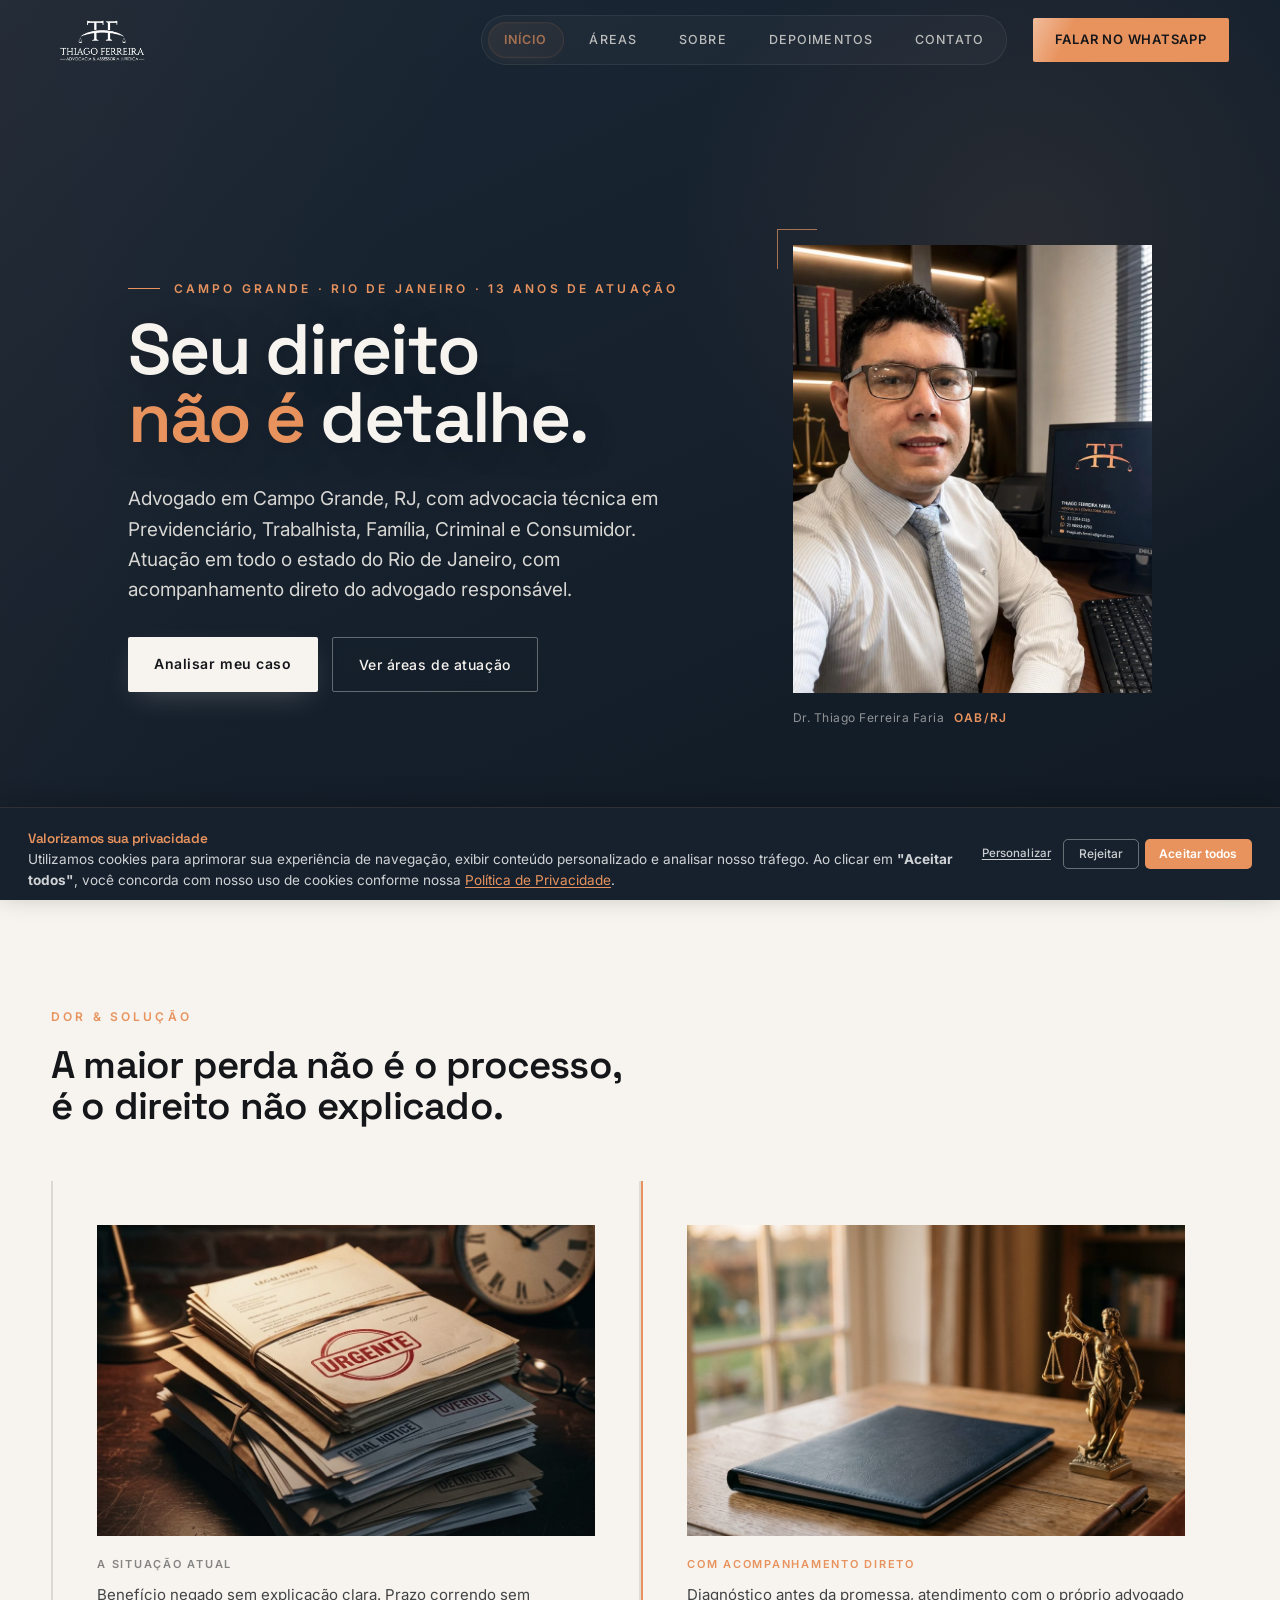
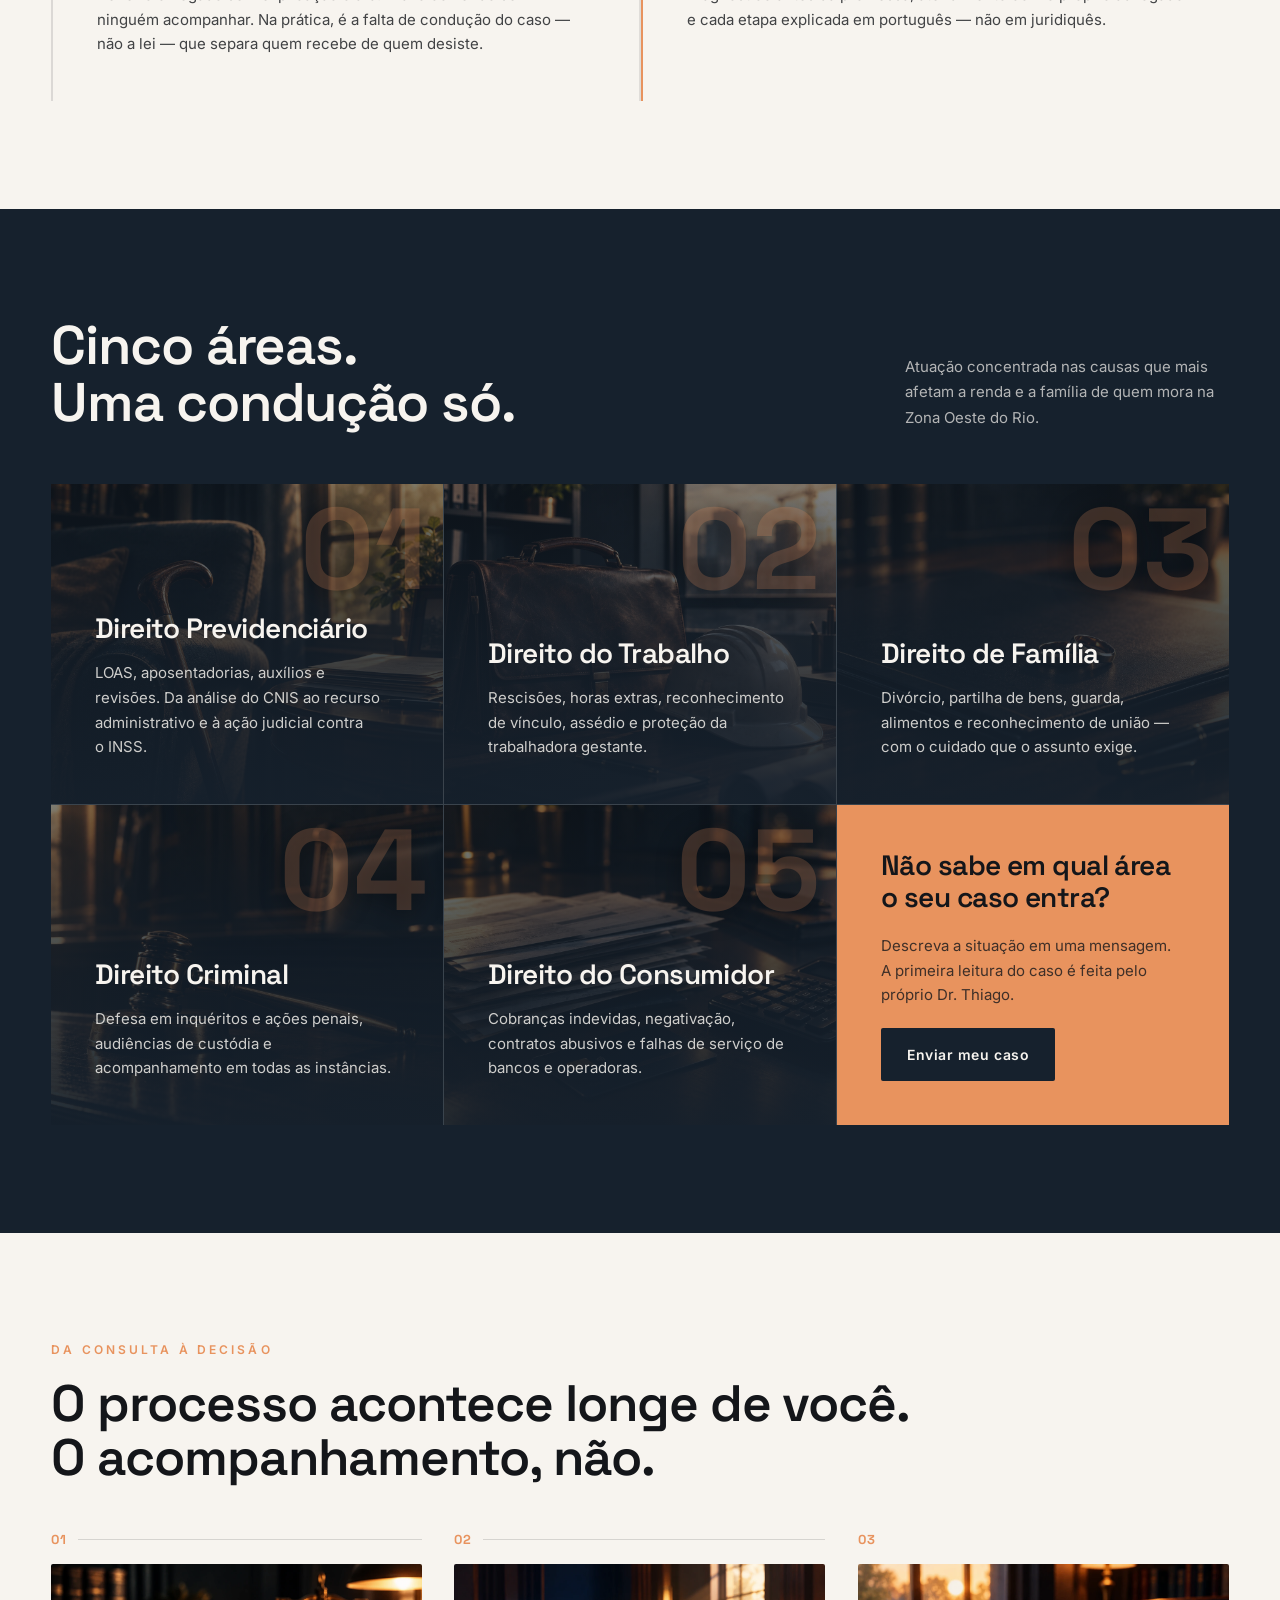
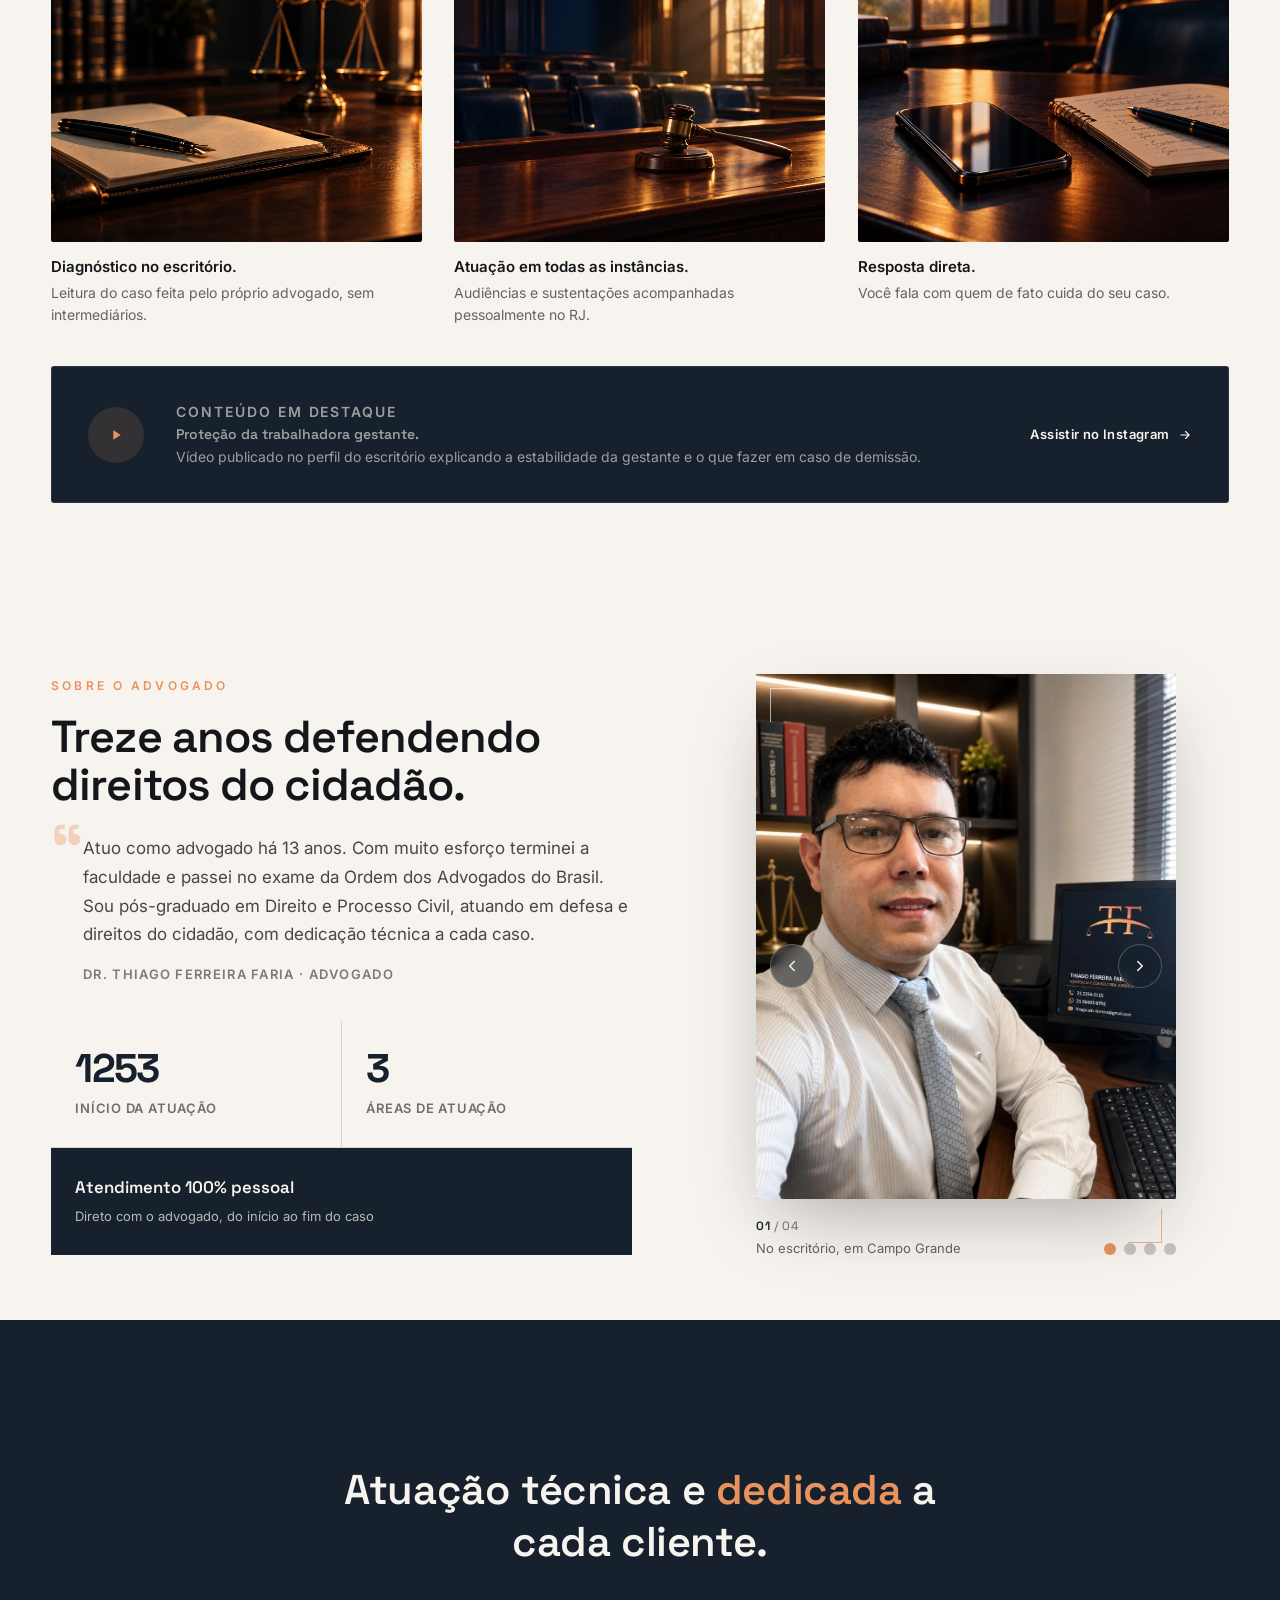
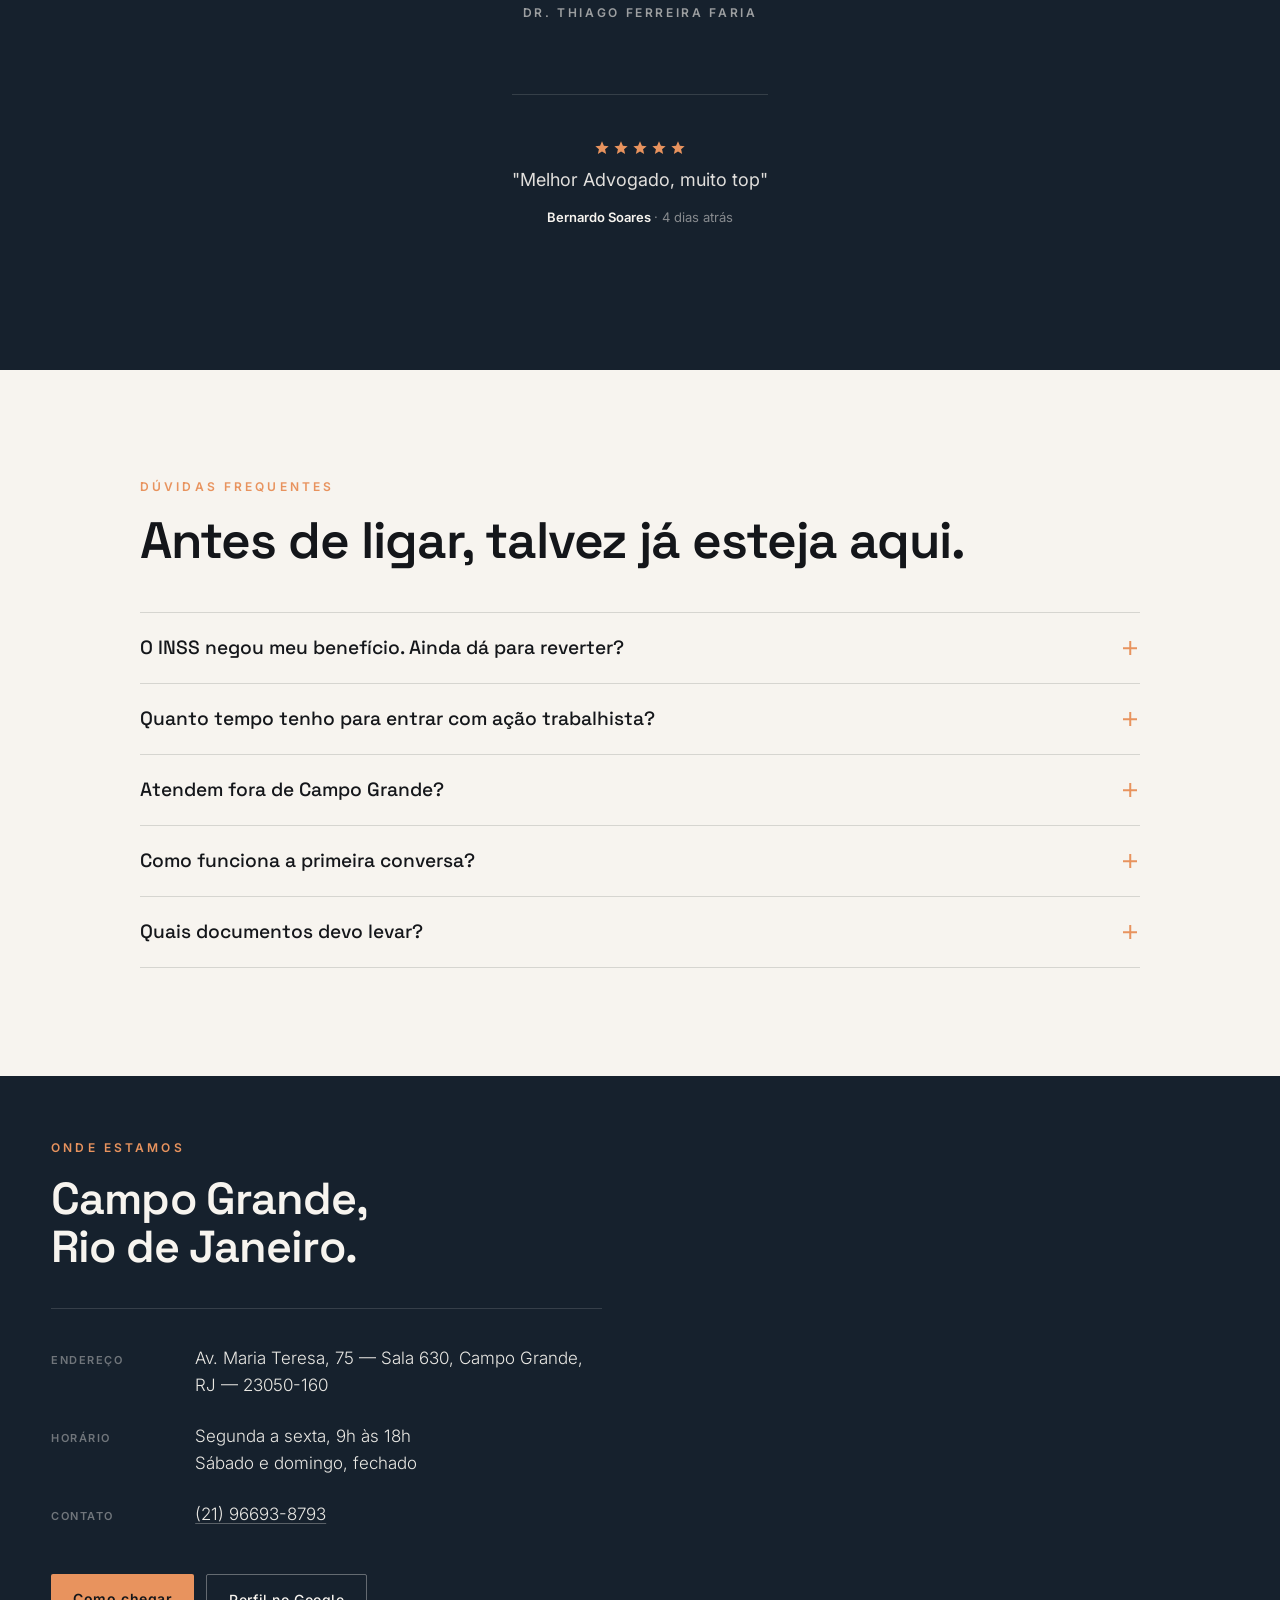
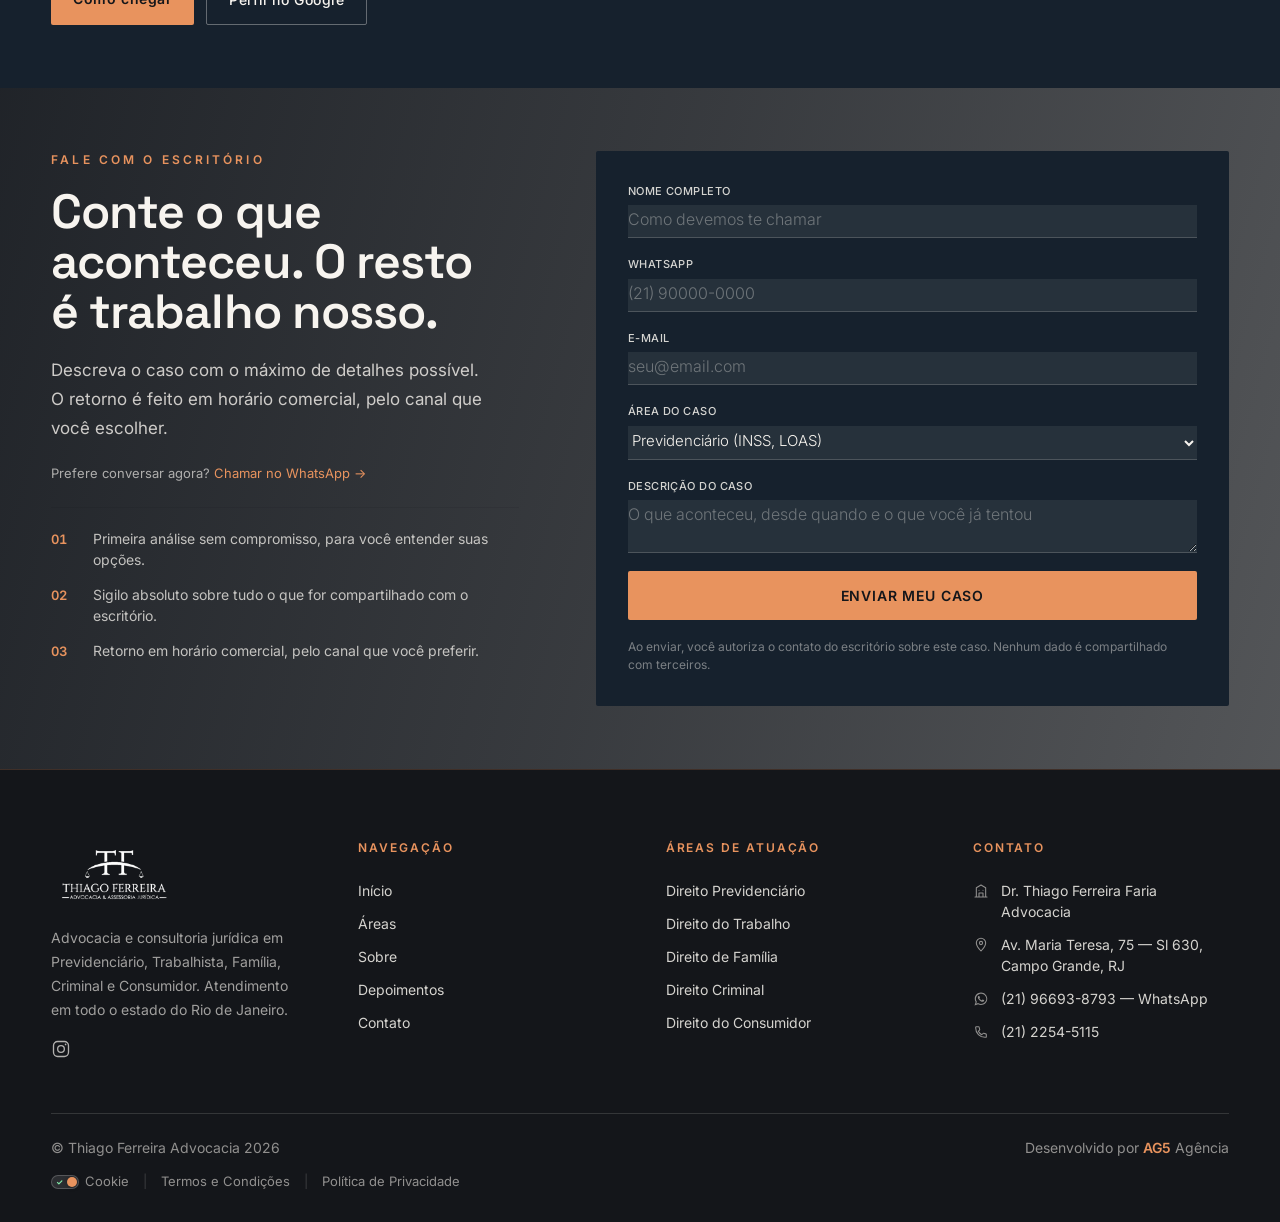
<file: index.html>
<!DOCTYPE html>
<html lang="pt-BR">
<head>
<meta charset="UTF-8" />
<meta name="viewport" content="width=device-width, initial-scale=1" />
<title>Advogado em Campo Grande, RJ | Dr. Thiago Ferreira Faria Advocacia</title>
<meta name="description" content="Advogado em Campo Grande, RJ, com 13 anos de atuação em Previdenciário, Trabalhista, Família, Criminal e Consumidor. Atendimento pessoal com o próprio advogado em todo o RJ." />
<link rel="canonical" href="https://thiagoferreiraadvocacia.ag5agencia.site/" />
<meta name="robots" content="index, follow" />
<meta name="geo.region" content="BR-RJ" />
<meta name="geo.placename" content="Campo Grande, Rio de Janeiro" />
<meta name="geo.position" content="-22.9043377;-43.5657957" />
<meta name="ICBM" content="-22.9043377, -43.5657957" />

<meta property="og:type" content="website" />
<meta property="og:title" content="Advogado em Campo Grande, RJ | Dr. Thiago Ferreira Faria Advocacia" />
<meta property="og:description" content="Advogado em Campo Grande, RJ, com 13 anos de atuação em Previdenciário, Trabalhista, Família, Criminal e Consumidor. Atendimento pessoal com o próprio advogado em todo o RJ." />
<meta property="og:url" content="https://thiagoferreiraadvocacia.ag5agencia.site/" />
<meta property="og:image" content="https://thiagoferreiraadvocacia.ag5agencia.site/assets/thiago-ferreira-faria-advogado-hero-pb.webp" />
<meta property="og:locale" content="pt_BR" />
<meta property="og:site_name" content="Dr. Thiago Ferreira Faria Advocacia" />

<meta name="twitter:card" content="summary_large_image" />
<meta name="twitter:title" content="Advogado em Campo Grande, RJ | Dr. Thiago Ferreira Faria Advocacia" />
<meta name="twitter:description" content="Advogado em Campo Grande, RJ, com 13 anos de atuação em Previdenciário, Trabalhista, Família, Criminal e Consumidor." />
<meta name="twitter:image" content="https://thiagoferreiraadvocacia.ag5agencia.site/assets/thiago-ferreira-faria-advogado-hero-pb.webp" />

<!-- PageSpeed fix: preload da imagem LCP (hero) -->
<link rel="preload" href="assets/thiago-ferreira-faria-advogado-hero-pb.webp" as="image" fetchpriority="high" />

<link rel="icon" href="assets/favicon-thiago-ferreira-faria.ico" />
<link rel="preconnect" href="https://fonts.googleapis.com" />
<link rel="preconnect" href="https://fonts.gstatic.com" crossorigin />
<!-- PageSpeed fix: fonte carregada async (preload + onload trick) elimina render-blocking -->
<link rel="preload" href="https://fonts.googleapis.com/css2?family=Space+Grotesk:wght@400;500;600;700&family=Inter:wght@300;400;500;600&display=swap" as="style" onload="this.onload=null;this.rel='stylesheet'" />
<noscript><link href="https://fonts.googleapis.com/css2?family=Space+Grotesk:wght@400;500;600;700&family=Inter:wght@300;400;500;600&display=swap" rel="stylesheet" /></noscript>
<link rel="preload" href="style.css" as="style" />
<link rel="stylesheet" href="style.css" />
<!-- PageSpeed fix: CSS não crítico (cookie banner) carregado async -->
<link rel="preload" href="cookie-banner.css" as="style" onload="this.onload=null;this.rel='stylesheet'" />
<noscript><link rel="stylesheet" href="cookie-banner.css" /></noscript>

<script type="application/ld+json">
{
  "@context": "https://schema.org",
  "@graph": [
    {
      "@type": "LegalService",
      "@id": "https://thiagoferreiraadvocacia.ag5agencia.site/#negocio",
      "name": "Dr. Thiago Ferreira Faria Advocacia",
      "alternateName": "Advogado Campo Grande RJ - Dr. Thiago Ferreira Faria Advocacia | Direito Previdenciário | Direito Trabalhista",
      "url": "https://thiagoferreiraadvocacia.ag5agencia.site/",
      "logo": "https://thiagoferreiraadvocacia.ag5agencia.site/assets/logo-thiago-ferreira-faria-advocacia.webp",
      "image": [
        "https://thiagoferreiraadvocacia.ag5agencia.site/assets/thiago-ferreira-faria-advogado-hero-pb.webp",
        "https://thiagoferreiraadvocacia.ag5agencia.site/assets/thiago-ferreira-faria-advogado-escritorio-campo-grande.webp"
      ],
      "description": "Advogado em Campo Grande, RJ, com 13 anos de atuação em Previdenciário, Trabalhista, Família, Criminal e Consumidor. Atendimento pessoal com o próprio advogado em todo o RJ.",
      "telephone": ["+5521966938793", "+552122545115"],
      "contactPoint": [
        {
          "@type": "ContactPoint",
          "telephone": "+5521966938793",
          "contactType": "customer service",
          "areaServed": "RJ",
          "availableLanguage": "Portuguese"
        },
        {
          "@type": "ContactPoint",
          "telephone": "+552122545115",
          "contactType": "customer service",
          "areaServed": "RJ",
          "availableLanguage": "Portuguese"
        }
      ],
      "priceRange": "$$",
      "currenciesAccepted": "BRL",
      "foundingDate": "2013-01",

      "address": {
        "@type": "PostalAddress",
        "streetAddress": "Av. Maria Teresa, 75 - Sala 630",
        "addressLocality": "Campo Grande, Rio de Janeiro",
        "addressRegion": "RJ",
        "postalCode": "23050-160",
        "addressCountry": "BR"
      },
      "geo": {
        "@type": "GeoCoordinates",
        "latitude": -22.9043377,
        "longitude": -43.5657957
      },

      "openingHoursSpecification": [
        {
          "@type": "OpeningHoursSpecification",
          "dayOfWeek": ["Monday", "Tuesday", "Wednesday", "Thursday", "Friday"],
          "opens": "09:00",
          "closes": "18:00"
        }
      ],

      "areaServed": [
        {
          "@type": "State",
          "name": "Rio de Janeiro"
        },
        { "@type": "Place", "name": "Campo Grande" },
        { "@type": "Place", "name": "Senador Vasconcelos" },
        { "@type": "Place", "name": "Santíssimo" },
        { "@type": "Place", "name": "Cosmos" },
        { "@type": "Place", "name": "Inhoaíba" },
        { "@type": "Place", "name": "Paciência" }
      ],

      "founder": {
        "@type": "Person",
        "name": "Thiago Ferreira Faria",
        "jobTitle": "Advogado",
        "description": "Advogado há 13 anos, pós-graduado em Direito e Processo Civil, atuando em defesa e direitos do cidadão.",
        "image": "https://thiagoferreiraadvocacia.ag5agencia.site/assets/thiago-ferreira-faria-advogado-hero-pb.webp"
      },

      "hasOfferCatalog": {
        "@type": "OfferCatalog",
        "name": "Serviços de Advogado Campo Grande RJ - Dr. Thiago Ferreira Faria Advocacia | Direito Previdenciário | Direito Trabalhista",
        "itemListElement": [
          {
            "@type": "Offer",
            "itemOffered": {
              "@type": "Service",
              "name": "Direito Previdenciário",
              "description": "LOAS, aposentadorias, auxílios e revisões. Da análise do CNIS ao recurso administrativo e à ação judicial contra o INSS.",
              "areaServed": "Rio de Janeiro – RJ",
              "provider": { "@id": "https://thiagoferreiraadvocacia.ag5agencia.site/#negocio" }
            }
          },
          {
            "@type": "Offer",
            "itemOffered": {
              "@type": "Service",
              "name": "Direito do Trabalho",
              "description": "Rescisões, horas extras, reconhecimento de vínculo, assédio e proteção da trabalhadora gestante.",
              "areaServed": "Rio de Janeiro – RJ",
              "provider": { "@id": "https://thiagoferreiraadvocacia.ag5agencia.site/#negocio" }
            }
          },
          {
            "@type": "Offer",
            "itemOffered": {
              "@type": "Service",
              "name": "Direito de Família",
              "description": "Divórcio, partilha de bens, guarda, alimentos e reconhecimento de união estável.",
              "areaServed": "Rio de Janeiro – RJ",
              "provider": { "@id": "https://thiagoferreiraadvocacia.ag5agencia.site/#negocio" }
            }
          },
          {
            "@type": "Offer",
            "itemOffered": {
              "@type": "Service",
              "name": "Direito Criminal",
              "description": "Defesa em inquéritos e ações penais, audiências de custódia e acompanhamento em todas as instâncias.",
              "areaServed": "Rio de Janeiro – RJ",
              "provider": { "@id": "https://thiagoferreiraadvocacia.ag5agencia.site/#negocio" }
            }
          },
          {
            "@type": "Offer",
            "itemOffered": {
              "@type": "Service",
              "name": "Direito do Consumidor",
              "description": "Cobranças indevidas, negativação, contratos abusivos e falhas de serviço de bancos e operadoras.",
              "areaServed": "Rio de Janeiro – RJ",
              "provider": { "@id": "https://thiagoferreiraadvocacia.ag5agencia.site/#negocio" }
            }
          }
        ]
      },

      "identifier": [
        {
          "@type": "PropertyValue",
          "propertyID": "Google CID",
          "value": "17056621542627576264"
        },
        {
          "@type": "PropertyValue",
          "propertyID": "Google Place ID",
          "value": "ChIJ8RoZ8xrjmwARyImXVOxKtew"
        }
      ],
      "hasMap": "https://maps.google.com/?cid=17056621542627576264",

      "sameAs": [
        "https://maps.google.com/?cid=17056621542627576264",
        "https://www.instagram.com/thiago.adv.ferreira"
      ]
    },

    {
      "@type": "WebSite",
      "@id": "https://thiagoferreiraadvocacia.ag5agencia.site/#website",
      "url": "https://thiagoferreiraadvocacia.ag5agencia.site/",
      "name": "Advogado Campo Grande RJ - Dr. Thiago Ferreira Faria Advocacia | Direito Previdenciário | Direito Trabalhista",
      "publisher": { "@id": "https://thiagoferreiraadvocacia.ag5agencia.site/#negocio" },
      "inLanguage": "pt-BR"
    },

    {
      "@type": "WebPage",
      "@id": "https://thiagoferreiraadvocacia.ag5agencia.site/#webpage",
      "url": "https://thiagoferreiraadvocacia.ag5agencia.site/",
      "name": "Advogado em Campo Grande, RJ | Dr. Thiago Ferreira Faria Advocacia",
      "description": "Advogado em Campo Grande, RJ, com 13 anos de atuação em Previdenciário, Trabalhista, Família, Criminal e Consumidor. Atendimento pessoal com o próprio advogado em todo o RJ.",
      "isPartOf": { "@id": "https://thiagoferreiraadvocacia.ag5agencia.site/#website" },
      "about": { "@id": "https://thiagoferreiraadvocacia.ag5agencia.site/#negocio" },
      "inLanguage": "pt-BR"
    },

    {
      "@type": "FAQPage",
      "@id": "https://thiagoferreiraadvocacia.ag5agencia.site/#faq",
      "mainEntity": [
        {
          "@type": "Question",
          "name": "O INSS negou meu benefício. Ainda dá para reverter?",
          "acceptedAnswer": {
            "@type": "Answer",
            "text": "Na maioria dos casos, sim. A negativa costuma vir de falta de documentos ou de erro na leitura do tempo de contribuição. Analisamos o processo administrativo e indicamos o caminho: recurso no próprio INSS ou ação judicial."
          }
        },
        {
          "@type": "Question",
          "name": "Quanto tempo tenho para entrar com ação trabalhista?",
          "acceptedAnswer": {
            "@type": "Answer",
            "text": "Em regra, até dois anos após o fim do contrato, podendo cobrar os últimos cinco anos de verbas. Quanto antes o caso for analisado, mais provas ainda estão disponíveis."
          }
        },
        {
          "@type": "Question",
          "name": "Atendem fora de Campo Grande?",
          "acceptedAnswer": {
            "@type": "Answer",
            "text": "Sim. O escritório fica na Av. Maria Teresa, 75 — sala 630, em Campo Grande, e atende clientes de todo o estado do Rio de Janeiro, com tratativas iniciais por WhatsApp quando necessário."
          }
        },
        {
          "@type": "Question",
          "name": "Como funciona a primeira conversa?",
          "acceptedAnswer": {
            "@type": "Answer",
            "text": "Você descreve a situação e envia os documentos que tiver em mãos. A partir disso é feita a leitura do caso, com explicação do que é viável, dos prazos e dos custos antes de qualquer contratação."
          }
        },
        {
          "@type": "Question",
          "name": "Quais documentos devo levar?",
          "acceptedAnswer": {
            "@type": "Answer",
            "text": "Documento com foto, CPF e comprovante de residência sempre ajudam. Depois, o que for específico do caso: carta de negativa do INSS e CNIS, carteira de trabalho e contracheques, ou certidões e escrituras nas questões de família."
          }
        }
      ]
    }
  ]
}
</script>
</head>
<body>

<nav class="nav" id="nav" aria-label="Navegação principal">
  <a class="nav__logo" href="#topo" aria-label="Início">
    <img src="assets/logo-thiago-ferreira-faria-advocacia.webp" alt="Thiago Ferreira — Advocacia &amp; Assessoria Jurídica" />
  </a>
  <div class="nav__right">
    <button class="nav__toggle" id="navToggle" type="button" aria-expanded="false" aria-controls="drawer" aria-label="Abrir menu">
      <span></span><span></span><span></span>
    </button>
    <div class="nav__menu" id="navMenu">
      <span class="nav__glider" id="navGlider" aria-hidden="true"></span>
      <a href="#topo">Início</a>
      <a href="#areas">Áreas</a>
      <a href="#sobre">Sobre</a>
      <a href="#depoimentos">Depoimentos</a>
      <a href="#contato">Contato</a>
    </div>
    <a class="btn btn--copper nav__cta" href="https://wa.me/5521966938793?text=Ol%C3%A1%2C%20vim%20atrav%C3%A9s%20do%20site%20e%20gostaria%20de%20agendar%20uma%20consulta%20jur%C3%ADdica." target="_blank" rel="noopener noreferrer" aria-label="Falar no WhatsApp – menu principal">Falar no WhatsApp</a>
  </div>
</nav>

<header class="hero" id="topo">
  <div class="hero__glow" aria-hidden="true"></div>
  <div class="hero__inner">
    <div class="hero__text">
      <!-- PageSpeed fix: reveal removido dos elementos do hero — LCP não fica preso a opacity:0 por até 900ms -->
      <p class="kicker kicker--copper hero__kicker"><span class="hero__kicker-line" aria-hidden="true"></span>Campo Grande · Rio de Janeiro · 13 anos de atuação</p>
      <h1 class="hero__title">
        <span>Seu direito</span>
        <span class="hero__title-line2"><span class="hero__accent">não é</span> detalhe.</span>
      </h1>
      <p class="hero__lede">Advogado em Campo Grande, RJ, com advocacia técnica em Previdenciário, Trabalhista, Família, Criminal e Consumidor. Atuação em todo o estado do Rio de Janeiro, com acompanhamento direto do advogado responsável.</p>
      <div class="hero__actions">
        <a class="btn btn--light" href="#contato">Analisar meu caso</a>
        <a class="btn btn--ghost" href="#areas">Ver áreas de atuação</a>
      </div>
    </div>
    <figure class="hero__figure">
      <span class="hero__figure-mark" aria-hidden="true"></span>
      <img src="assets/thiago-ferreira-faria-advogado-hero-pb.webp" alt="Dr. Thiago Ferreira Faria, advogado em Campo Grande, RJ" fetchpriority="high" />
      <figcaption>Dr. Thiago Ferreira Faria<span>OAB/RJ</span></figcaption>
    </figure>
  </div>
</header>

<section class="section section--light problem" id="dor-solucao">
  <div class="wrap">
    <div class="problem__head">
      <p class="kicker kicker--copper">Dor &amp; Solução</p>
      <h2 class="h2 h2--sm reveal">A maior perda não é o processo,<br />é o direito não explicado.</h2>
    </div>
    <div class="problem__cards">
      <article class="problem__card problem__card--dor reveal">
        <div class="problem__img">
          <img src="assets/problema-prazo-processo-juridico-vencido.webp" alt="Documentos e prazos jurídicos acumulados, representando a ansiedade de um caso sem acompanhamento" loading="lazy" width="600" height="750" />
        </div>
        <p class="problem__label">A situação atual</p>
        <p class="problem__text">Benefício negado sem explicação clara. Prazo correndo sem ninguém acompanhar. Na prática, é a falta de condução do caso — não a lei — que separa quem recebe de quem desiste.</p>
      </article>

      <article class="problem__card problem__card--solucao reveal">
        <div class="problem__img">
          <img src="assets/solucao-caso-juridico-resolvido-organizado.webp" alt="Pasta jurídica organizada e balança da justiça, representando um caso conduzido com clareza até a resolução" loading="lazy" width="600" height="750" />
        </div>
        <p class="problem__label">Com acompanhamento direto</p>
        <p class="problem__text">Diagnóstico antes da promessa, atendimento com o próprio advogado e cada etapa explicada em português — não em juridiquês.</p>
      </article>
    </div>
  </div>
</section>

<section class="section section--navy" id="areas">
  <div class="wrap">
    <div class="section__head">
      <h2 class="h2">Cinco áreas.<br />Uma condução só.</h2>
      <p class="section__head-note">Atuação concentrada nas causas que mais afetam a renda e a família de quem mora na Zona Oeste do Rio.</p>
    </div>
    <div class="services">
      <article class="service reveal" style="background-image:url('assets/servico-previdenciario.webp')">
        <span class="service__num" aria-hidden="true">01</span>
        <h3>Direito Previdenciário</h3>
        <p>LOAS, aposentadorias, auxílios e revisões. Da análise do CNIS ao recurso administrativo e à ação judicial contra o INSS.</p>
      </article>
      <article class="service reveal" style="background-image:url('assets/servico-trabalhista.webp')">
        <span class="service__num" aria-hidden="true">02</span>
        <h3>Direito do Trabalho</h3>
        <p>Rescisões, horas extras, reconhecimento de vínculo, assédio e proteção da trabalhadora gestante.</p>
      </article>
      <article class="service reveal" style="background-image:url('assets/servico-familia.webp')">
        <span class="service__num" aria-hidden="true">03</span>
        <h3>Direito de Família</h3>
        <p>Divórcio, partilha de bens, guarda, alimentos e reconhecimento de união — com o cuidado que o assunto exige.</p>
      </article>
      <article class="service reveal" style="background-image:url('assets/servico-criminal.webp')">
        <span class="service__num" aria-hidden="true">04</span>
        <h3>Direito Criminal</h3>
        <p>Defesa em inquéritos e ações penais, audiências de custódia e acompanhamento em todas as instâncias.</p>
      </article>
      <article class="service reveal" style="background-image:url('assets/servico-consumidor.webp')">
        <span class="service__num" aria-hidden="true">05</span>
        <h3>Direito do Consumidor</h3>
        <p>Cobranças indevidas, negativação, contratos abusivos e falhas de serviço de bancos e operadoras.</p>
      </article>
      <article class="service service--cta reveal">
        <h3>Não sabe em qual área o seu caso entra?</h3>
        <div>
          <p>Descreva a situação em uma mensagem. A primeira leitura do caso é feita pelo próprio Dr. Thiago.</p>
          <a class="btn btn--navy" href="https://wa.me/5521966938793?text=Ol%C3%A1%2C%20vim%20atrav%C3%A9s%20do%20site%20e%20gostaria%20de%20enviar%20meu%20caso%20para%20an%C3%A1lise." target="_blank" rel="noopener noreferrer">Enviar meu caso</a>
        </div>
      </article>
    </div>
  </div>
</section>

<section class="section section--light journey">
  <div class="wrap">
    <div class="journey__head">
      <p class="kicker kicker--copper">Da consulta à decisão</p>
      <h2 class="h2 section__title">O processo acontece longe de você.<br />O acompanhamento, não.</h2>
    </div>
    <div class="journey__grid">
      <figure class="journey__card reveal">
        <span class="journey__step">
          <span class="journey__step-num">01</span>
          <span class="journey__step-line" aria-hidden="true"></span>
        </span>
        <div class="journey__media">
          <img src="assets/Processo-escritorio.webp" alt="Balança da justiça e caderno de anotações sobre a mesa, representando o diagnóstico do caso no escritório" loading="lazy" />
        </div>
        <figcaption>
          <strong>Diagnóstico no escritório.</strong>
          <span>Leitura do caso feita pelo próprio advogado, sem intermediários.</span>
        </figcaption>
      </figure>
      <figure class="journey__card reveal">
        <span class="journey__step">
          <span class="journey__step-num">02</span>
          <span class="journey__step-line" aria-hidden="true"></span>
        </span>
        <div class="journey__media">
          <img src="assets/Processo-instancia.webp" alt="Martelo de juiz sobre a bancada de um tribunal, representando a atuação em todas as instâncias" loading="lazy" />
        </div>
        <figcaption>
          <strong>Atuação em todas as instâncias.</strong>
          <span>Audiências e sustentações acompanhadas pessoalmente no RJ.</span>
        </figcaption>
      </figure>
      <figure class="journey__card reveal">
        <span class="journey__step">
          <span class="journey__step-num">03</span>
        </span>
        <div class="journey__media">
          <img src="assets/processo-atendimento.webp" alt="Celular e caderno de anotações sobre a mesa, representando o atendimento direto ao cliente" loading="lazy" />
        </div>
        <figcaption>
          <strong>Resposta direta.</strong>
          <span>Você fala com quem de fato cuida do seu caso.</span>
        </figcaption>
      </figure>
    </div>
    <a class="video-card reveal" href="https://www.instagram.com/p/CVopYtZtXF1/" target="_blank" rel="noopener noreferrer">
      <span class="video-card__play" aria-hidden="true">
        <svg width="16" height="16" viewBox="0 0 24 24" fill="currentColor"><path d="M8 5v14l11-7z"/></svg>
      </span>
      <div class="video-card__body">
        <p class="video-card__kicker">Conteúdo em destaque</p>
        <p class="video-card__title">Proteção da trabalhadora gestante.</p>
        <p>Vídeo publicado no perfil do escritório explicando a estabilidade da gestante e o que fazer em caso de demissão.</p>
      </div>
      <span class="video-card__cta">Assistir no Instagram
        <svg width="14" height="14" viewBox="0 0 24 24" fill="none" aria-hidden="true"><path d="M5 12h14M13 6l6 6-6 6" stroke="currentColor" stroke-width="2" stroke-linecap="round" stroke-linejoin="round" /></svg>
      </span>
    </a>
  </div>
</section>

<section class="section section--light section--tight" id="sobre">
  <div class="wrap about">
    <div class="about__content">
      <p class="kicker kicker--copper">Sobre o advogado</p>
      <h2 class="h2 h2--sm">Treze anos defendendo direitos do cidadão.</h2>
      <blockquote class="about__quote">
        <span class="about__quote-mark" aria-hidden="true">“</span>
        <p class="lede">Atuo como advogado há 13 anos. Com muito esforço terminei a faculdade e passei no exame da Ordem dos Advogados do Brasil. Sou pós-graduado em Direito e Processo Civil, atuando em defesa e direitos do cidadão, com dedicação técnica a cada caso.</p>
        <footer class="signature">Dr. Thiago Ferreira Faria · Advogado</footer>
      </blockquote>
      <div class="counters" id="counters">
        <div class="counter">
          <p class="counter__num" data-count-to="2013">2013</p>
          <p class="counter__label">início da atuação</p>
        </div>
        <div class="counter">
          <p class="counter__num" data-count-to="5">5</p>
          <p class="counter__label">áreas de atuação</p>
        </div>
        <div class="counter counter--dark">
          <p class="counter__title">Atendimento 100% pessoal</p>
          <p class="counter__sub">Direto com o advogado, do início ao fim do caso</p>
        </div>
      </div>
    </div>

    <div class="about__carousel carousel" id="aboutCarousel">
      <div class="carousel__track">
        <figure class="carousel__slide is-active" data-caption="No escritório, em Campo Grande">
          <img src="assets/thiago-ferreira-faria-advogado-mesa-cartao-digital-escritorio.webp" alt="Dr. Thiago Ferreira Faria em seu escritório" loading="lazy" />
        </figure>
        <figure class="carousel__slide" data-caption="Em plenário, durante audiência">
          <img src="assets/thiago-ferreira-faria-advogado-toga-plenario-dia.webp" alt="Dr. Thiago Ferreira Faria, advogado, com toga em plenário de tribunal durante o dia" loading="lazy" />
        </figure>
        <figure class="carousel__slide" data-caption="Na fachada do fórum, no RJ">
          <img src="assets/thiago-ferreira-faria-advogado-fachada-forum-trt.webp" alt="Dr. Thiago Ferreira Faria em frente à fachada do fórum" loading="lazy" />
        </figure>
        <figure class="carousel__slide" data-caption="No escritório de Campo Grande">
          <img src="assets/thiago-ferreira-faria-advogado-escritorio-campo-grande.webp" alt="Dr. Thiago Ferreira Faria em seu escritório em Campo Grande" loading="lazy" />
        </figure>
      </div>
      <div class="carousel__frame" aria-hidden="true"></div>
      <button class="carousel__arrow carousel__arrow--prev" type="button" aria-label="Foto anterior">
        <svg width="18" height="18" viewBox="0 0 24 24" fill="none" aria-hidden="true"><path d="M15 6l-6 6 6 6" stroke="currentColor" stroke-width="2" stroke-linecap="round" stroke-linejoin="round" /></svg>
      </button>
      <button class="carousel__arrow carousel__arrow--next" type="button" aria-label="Próxima foto">
        <svg width="18" height="18" viewBox="0 0 24 24" fill="none" aria-hidden="true"><path d="M9 6l6 6-6 6" stroke="currentColor" stroke-width="2" stroke-linecap="round" stroke-linejoin="round" /></svg>
      </button>
      <div class="carousel__footer">
        <div class="carousel__meta">
          <p class="carousel__count" aria-hidden="true"><span class="carousel__count-current">01</span> / 04</p>
          <p class="carousel__caption" id="carouselCaption">No escritório, em Campo Grande</p>
        </div>
        <div class="carousel__dots" role="tablist" aria-label="Selecionar foto"></div>
      </div>
    </div>
  </div>
</section>

<section class="quote" id="depoimentos">
  <blockquote>
    <p>Atuação técnica e <span>dedicada</span> a cada cliente.</p>
    <footer>Dr. Thiago Ferreira Faria</footer>
  </blockquote>
  <div class="quote__review">
    <div class="quote__review-stars" aria-label="Avaliação 5 de 5 estrelas">
      <svg width="16" height="16" viewBox="0 0 24 24" fill="currentColor" aria-hidden="true"><path d="M12 2l2.9 6.6 7.1.6-5.4 4.7 1.6 7-6.2-3.8-6.2 3.8 1.6-7-5.4-4.7 7.1-.6z"/></svg>
      <svg width="16" height="16" viewBox="0 0 24 24" fill="currentColor" aria-hidden="true"><path d="M12 2l2.9 6.6 7.1.6-5.4 4.7 1.6 7-6.2-3.8-6.2 3.8 1.6-7-5.4-4.7 7.1-.6z"/></svg>
      <svg width="16" height="16" viewBox="0 0 24 24" fill="currentColor" aria-hidden="true"><path d="M12 2l2.9 6.6 7.1.6-5.4 4.7 1.6 7-6.2-3.8-6.2 3.8 1.6-7-5.4-4.7 7.1-.6z"/></svg>
      <svg width="16" height="16" viewBox="0 0 24 24" fill="currentColor" aria-hidden="true"><path d="M12 2l2.9 6.6 7.1.6-5.4 4.7 1.6 7-6.2-3.8-6.2 3.8 1.6-7-5.4-4.7 7.1-.6z"/></svg>
      <svg width="16" height="16" viewBox="0 0 24 24" fill="currentColor" aria-hidden="true"><path d="M12 2l2.9 6.6 7.1.6-5.4 4.7 1.6 7-6.2-3.8-6.2 3.8 1.6-7-5.4-4.7 7.1-.6z"/></svg>
    </div>
    <p class="quote__review-text">"Melhor Advogado, muito top"</p>
    <p class="quote__review-author">Bernardo Soares <span>· 4 dias atrás</span></p>
  </div>
</section>

<section class="section section--light faq-section" id="faq">
  <div class="wrap wrap--narrow">
    <p class="kicker kicker--copper">Dúvidas frequentes</p>
    <h2 class="h2 section__title">Antes de ligar, talvez já esteja aqui.</h2>

    <div class="faq">
      <div class="faq__item">
        <button class="faq__q" type="button" aria-expanded="false" id="faq-q1" aria-controls="faq-a1">
          <span>O INSS negou meu benefício. Ainda dá para reverter?</span>
          <i aria-hidden="true"></i>
        </button>
        <div class="faq__a" id="faq-a1" role="region" aria-labelledby="faq-q1"><p>Na maioria dos casos, sim. A negativa costuma vir de falta de documentos ou de erro na leitura do tempo de contribuição. Analisamos o processo administrativo e indicamos o caminho: recurso no próprio INSS ou ação judicial.</p></div>
      </div>
      <div class="faq__item">
        <button class="faq__q" type="button" aria-expanded="false" id="faq-q2" aria-controls="faq-a2">
          <span>Quanto tempo tenho para entrar com ação trabalhista?</span>
          <i aria-hidden="true"></i>
        </button>
        <div class="faq__a" id="faq-a2" role="region" aria-labelledby="faq-q2"><p>Em regra, até dois anos após o fim do contrato, podendo cobrar os últimos cinco anos de verbas. Quanto antes o caso for analisado, mais provas ainda estão disponíveis.</p></div>
      </div>
      <div class="faq__item">
        <button class="faq__q" type="button" aria-expanded="false" id="faq-q3" aria-controls="faq-a3">
          <span>Atendem fora de Campo Grande?</span>
          <i aria-hidden="true"></i>
        </button>
        <div class="faq__a" id="faq-a3" role="region" aria-labelledby="faq-q3"><p>Sim. O escritório fica na Av. Maria Teresa, 75 — sala 630, em Campo Grande, e atende clientes de todo o estado do Rio de Janeiro, com tratativas iniciais por WhatsApp quando necessário.</p></div>
      </div>
      <div class="faq__item">
        <button class="faq__q" type="button" aria-expanded="false" id="faq-q4" aria-controls="faq-a4">
          <span>Como funciona a primeira conversa?</span>
          <i aria-hidden="true"></i>
        </button>
        <div class="faq__a" id="faq-a4" role="region" aria-labelledby="faq-q4"><p>Você descreve a situação e envia os documentos que tiver em mãos. A partir disso é feita a leitura do caso, com explicação do que é viável, dos prazos e dos custos antes de qualquer contratação.</p></div>
      </div>
      <div class="faq__item">
        <button class="faq__q" type="button" aria-expanded="false" id="faq-q5" aria-controls="faq-a5">
          <span>Quais documentos devo levar?</span>
          <i aria-hidden="true"></i>
        </button>
        <div class="faq__a" id="faq-a5" role="region" aria-labelledby="faq-q5"><p>Documento com foto, CPF e comprovante de residência sempre ajudam. Depois, o que for específico do caso: carta de negativa do INSS e CNIS, carteira de trabalho e contracheques, ou certidões e escrituras nas questões de família.</p></div>
      </div>
    </div>
  </div>
</section>

<section class="section section--navy section--tight" id="local">
  <div class="wrap local">
    <div>
      <p class="kicker kicker--copper">Onde estamos</p>
      <h2 class="h2 h2--sm">Campo Grande, Rio de Janeiro.</h2>

      <dl class="local__list">
        <div>
          <dt>Endereço</dt>
          <dd>Av. Maria Teresa, 75 — Sala 630, Campo Grande, RJ — 23050-160</dd>
        </div>
        <div>
          <dt>Horário</dt>
          <dd>Segunda a sexta, 9h às 18h<br />Sábado e domingo, fechado</dd>
        </div>
        <div>
          <dt>Contato</dt>
          <dd>
            <a href="https://wa.me/5521966938793?text=Ol%C3%A1%2C%20vim%20atrav%C3%A9s%20do%20site%20e%20gostaria%20de%20agendar%20uma%20consulta%20jur%C3%ADdica." target="_blank" rel="noopener noreferrer" aria-label="WhatsApp – (21) 96693-8793">(21) 96693-8793</a>
          </dd>
        </div>
      </dl>

      <div class="local__actions">
        <a class="btn btn--copper" href="https://www.google.com/maps/dir//Advogado+Dr.Thiago+Ferreira+Faria+%7C+Direito+Trabalhista+em+Campo+Grande+RJ+%7C+Previdenci%C3%A1rio+em+Campo+Grande+RJ,+Av.+Maria+Teresa,+75+-+Sl+630+-+Campo+Grande,+Rio+de+Janeiro+-+RJ,+23050-160/@-22.885678,-43.3815552,15z/data=!4m8!4m7!1m0!1m5!1m1!1s0x9be31af3191af1:0xecb54aec549789c8!2m2!1d-43.5657957!2d-22.9043377" target="_blank" rel="noopener noreferrer">Como chegar</a>
        <a class="btn btn--ghost" href="https://share.google/JUh9bQpia10CRbpCJ" target="_blank" rel="noopener noreferrer">Perfil no Google</a>
      </div>
    </div>

    <div class="map-frame reveal">
      <iframe src="https://www.google.com/maps/embed?pb=!1m18!1m12!1m3!1d3675.2448591166626!2d-43.565795699999995!3d-22.9043377!2m3!1f0!2f0!3f0!3m2!1i1024!2i768!4f13.1!3m3!1m2!1s0x9be31af3191af1%3A0xecb54aec549789c8!2sAdvogado%20Dr.Thiago%20Ferreira%20Faria%20%7C%20Direito%20Trabalhista%20em%20Campo%20Grande%20RJ%20%7C%20Previdenci%C3%A1rio%20em%20Campo%20Grande%20RJ!5e0!3m2!1spt-BR!2sbr!4v1788962315739!5m2!1spt-BR!2sbr" title="Mapa do escritório — Av. Maria Teresa, 75, Campo Grande, RJ" loading="lazy" referrerpolicy="strict-origin-when-cross-origin"></iframe>
    </div>
  </div>
</section>

<section class="section section--contact-bg section--tight" id="contato">
  <div class="contact-bg__overlay" aria-hidden="true"></div>
  <div class="wrap contact">
    <div>
      <p class="kicker kicker--copper">Fale com o escritório</p>
      <h2 class="h2">Conte o que aconteceu. O resto é trabalho nosso.</h2>
      <p class="lede">Descreva o caso com o máximo de detalhes possível. O retorno é feito em horário comercial, pelo canal que você escolher.</p>
      <p class="note">Prefere conversar agora? <a href="https://wa.me/5521966938793?text=Ol%C3%A1%2C%20vim%20atrav%C3%A9s%20do%20site%20e%20gostaria%20de%20conversar%20sobre%20meu%20caso." target="_blank" rel="noopener noreferrer">Chamar no WhatsApp →</a></p>

      <dl class="contact__assurances">
        <div>
          <dt>01</dt>
          <dd>Primeira análise sem compromisso, para você entender suas opções.</dd>
        </div>
        <div>
          <dt>02</dt>
          <dd>Sigilo absoluto sobre tudo o que for compartilhado com o escritório.</dd>
        </div>
        <div>
          <dt>03</dt>
          <dd>Retorno em horário comercial, pelo canal que você preferir.</dd>
        </div>
      </dl>
    </div>
    <form class="form" id="form" novalidate>
      <label>Nome completo
        <input type="text" name="nome" placeholder="Como devemos te chamar" autocomplete="name" />
      </label>
      <label>WhatsApp
        <input type="tel" name="telefone" placeholder="(21) 90000-0000" autocomplete="tel" />
      </label>
      <label>E-mail
        <input type="email" name="email" placeholder="seu@email.com" autocomplete="email" />
      </label>
      <label>Área do caso
        <select name="area">
          <option value="Previdenciário">Previdenciário (INSS, LOAS)</option>
          <option value="Trabalhista">Trabalhista</option>
          <option value="Família">Família (divórcio, partilha)</option>
          <option value="Criminal">Criminal</option>
          <option value="Consumidor">Consumidor</option>
          <option value="Não sei">Não sei dizer</option>
        </select>
      </label>
      <label>Descrição do caso
        <textarea name="mensagem" rows="2" placeholder="O que aconteceu, desde quando e o que você já tentou"></textarea>
      </label>
      <p class="form__error" id="formError" role="alert" hidden></p>
      <p class="form__ok" id="formOk" role="status" hidden>Mensagem registrada. O escritório retorna em horário comercial.</p>
      <button class="btn btn--copper btn--block" type="submit">Enviar meu caso</button>
      <p class="form__fine">Ao enviar, você autoriza o contato do escritório sobre este caso. Nenhum dado é compartilhado com terceiros.</p>
    </form>
  </div>
</section>

<footer class="footer">
  <div class="wrap footer__grid">
    <div>
      <img class="footer__logo" src="assets/logo-thiago-ferreira-faria-advocacia.webp" alt="Thiago Ferreira — Advocacia &amp; Assessoria Jurídica" loading="lazy" />
      <p>Advocacia e consultoria jurídica em Previdenciário, Trabalhista, Família, Criminal e Consumidor. Atendimento em todo o estado do Rio de Janeiro.</p>
      <div class="footer__social">
        <a href="https://www.instagram.com/thiago.adv.ferreira" target="_blank" rel="noopener" aria-label="Instagram">
          <svg width="20" height="20" viewBox="0 0 24 24" fill="none" aria-hidden="true"><rect x="3" y="3" width="18" height="18" rx="5" stroke="currentColor" stroke-width="1.6"/><circle cx="12" cy="12" r="4" stroke="currentColor" stroke-width="1.6"/><circle cx="17.5" cy="6.5" r="1" fill="currentColor"/></svg>
        </a>
      </div>
    </div>
    <div>
      <p class="footer__title">Navegação</p>
      <div class="footer__links">
        <a href="#topo">Início</a>
        <a href="#areas">Áreas</a>
        <a href="#sobre">Sobre</a>
        <a href="#depoimentos">Depoimentos</a>
        <a href="#contato">Contato</a>
      </div>
    </div>
    <div>
      <p class="footer__title">Áreas de atuação</p>
      <div class="footer__links">
        <a href="#areas">Direito Previdenciário</a>
        <a href="#areas">Direito do Trabalho</a>
        <a href="#areas">Direito de Família</a>
        <a href="#areas">Direito Criminal</a>
        <a href="#areas">Direito do Consumidor</a>
      </div>
    </div>
    <div>
      <p class="footer__title">Contato</p>
      <div class="footer__links footer__links--contact">
        <a href="https://share.google/JUh9bQpia10CRbpCJ" target="_blank" rel="noopener noreferrer"><svg width="16" height="16" viewBox="0 0 24 24" fill="none" aria-hidden="true"><path d="M3 21h18M5 21V7l7-4 7 4v14M9 21v-6h6v6M9 11h.01M9 15h.01M15 11h.01M15 15h.01" stroke="currentColor" stroke-width="1.6" stroke-linecap="round" stroke-linejoin="round"/></svg><span>Dr. Thiago Ferreira Faria Advocacia</span></a>
        <a href="https://www.google.com/maps/dir//Advogado+Dr.Thiago+Ferreira+Faria+%7C+Direito+Trabalhista+em+Campo+Grande+RJ+%7C+Previdenci%C3%A1rio+em+Campo+Grande+RJ,+Av.+Maria+Teresa,+75+-+Sl+630+-+Campo+Grande,+Rio+de+Janeiro+-+RJ,+23050-160/@-22.885678,-43.3815552,15z/data=!4m8!4m7!1m0!1m5!1m1!1s0x9be31af3191af1:0xecb54aec549789c8!2m2!1d-43.5657957!2d-22.9043377" target="_blank" rel="noopener noreferrer"><svg width="16" height="16" viewBox="0 0 24 24" fill="none" aria-hidden="true"><path d="M12 21s7-7.1 7-12a7 7 0 1 0-14 0c0 4.9 7 12 7 12Z" stroke="currentColor" stroke-width="1.6" stroke-linejoin="round"/><circle cx="12" cy="9" r="2.4" stroke="currentColor" stroke-width="1.6"/></svg><span>Av. Maria Teresa, 75 — Sl 630, Campo Grande, RJ</span></a>
        <a href="https://wa.me/5521966938793?text=Ol%C3%A1%2C%20vim%20atrav%C3%A9s%20do%20site%20e%20gostaria%20de%20tirar%20uma%20d%C3%BAvida%20jur%C3%ADdica." target="_blank" rel="noopener noreferrer"><svg width="16" height="16" viewBox="0 0 32 32" fill="currentColor" aria-hidden="true"><path d="M16.001 3C9.096 3 3.5 8.596 3.5 15.5c0 2.386.664 4.62 1.816 6.526L3 29l7.146-2.278a12.44 12.44 0 0 0 5.855 1.478h.005c6.905 0 12.5-5.596 12.5-12.5S22.906 3 16.001 3Zm0 22.87h-.004a10.37 10.37 0 0 1-5.283-1.447l-.379-.225-3.923 1.251 1.271-3.822-.247-.393a10.37 10.37 0 0 1-1.594-5.534c0-5.733 4.667-10.4 10.404-10.4 2.778 0 5.389 1.082 7.352 3.048a10.33 10.33 0 0 1 3.045 7.36c0 5.734-4.666 10.162-10.642 10.162Zm5.693-7.626c-.312-.156-1.846-.911-2.132-1.015-.286-.104-.494-.156-.702.156-.208.313-.806 1.015-.988 1.223-.182.208-.364.234-.676.078-.312-.156-1.318-.486-2.51-1.548-.928-.828-1.555-1.85-1.737-2.163-.182-.313-.02-.482.137-.637.14-.14.312-.365.468-.547.156-.182.208-.313.312-.521.104-.208.052-.39-.026-.547-.078-.156-.702-1.694-.962-2.32-.253-.61-.51-.527-.702-.537l-.598-.01c-.208 0-.547.078-.833.39-.286.313-1.09 1.066-1.09 2.6s1.116 3.017 1.272 3.226c.156.208 2.198 3.36 5.325 4.71.744.322 1.325.514 1.778.658.747.238 1.427.204 1.964.124.599-.09 1.846-.755 2.106-1.484.26-.729.26-1.354.182-1.484-.078-.13-.286-.208-.598-.364Z"/></svg><span>(21) 96693-8793 — WhatsApp</span></a>
        <a href="tel:+552122545115"><svg width="16" height="16" viewBox="0 0 24 24" fill="none" aria-hidden="true"><path d="M4 5c0-.6.4-1 1-1h3.2c.5 0 .9.3 1 .8l.8 3.2c.1.4 0 .8-.3 1.1L8 10.9a12 12 0 0 0 5.1 5.1l1.8-1.7c.3-.3.7-.4 1.1-.3l3.2.8c.5.1.8.5.8 1V19c0 .6-.4 1-1 1h-1C10.3 20 4 13.7 4 6V5Z" stroke="currentColor" stroke-width="1.6" stroke-linejoin="round"/></svg><span>(21) 2254-5115</span></a>
      </div>
    </div>
  </div>
  <div class="wrap credits">
    <div class="credits__top">
      <p>© Thiago Ferreira Advocacia 2026</p>
      <p>Desenvolvido por <a href="https://www.ag5agencia.com.br" target="_blank" rel="noopener noreferrer">AG5</a> Agência</p>
    </div>
    <div class="credits__right">
      <a href="#" id="ck-prefs-link" style="text-decoration:none; color:inherit; display:inline-flex; align-items:center; gap:6px;">
        <span id="cookie-toggle" class="active" style="display:inline-flex; align-items:center; width:28px; height:14px; background:rgba(255,255,255,0.1); border-radius:10px; padding:2px; border:1px solid rgba(255,255,255,0.2); position:relative; font-size:8px; font-weight:bold;">
          <span style="color:#86EFAC; margin-left:2px;">✓</span>
          <span style="color:#FCA5A5; margin-left:auto; margin-right:2px;">✕</span>
          <span id="cookie-toggle-dot" style="position:absolute; left:15px; width:10px; height:10px; background:var(--ck-accent); border-radius:50%; box-shadow:0 0 5px rgba(0,0,0,0.3); transition:left .2s ease;"></span>
        </span>
        Cookie
      </a>
      <span class="credits__sep" aria-hidden="true">|</span>
      <a href="/termos-e-condicoes">Termos e Condições</a>
      <span class="credits__sep" aria-hidden="true">|</span>
      <a href="/politica-de-privacidade">Política de Privacidade</a>
    </div>
  </div>
</footer>

<div class="drawer-overlay" id="drawerOverlay"></div>
<aside class="drawer" id="drawer" aria-hidden="true">
  <div class="drawer__head">
    <img class="drawer__logo" src="assets/logo-thiago-ferreira-faria-advocacia.webp" alt="Thiago Ferreira — Advocacia &amp; Assessoria Jurídica" />
    <button class="drawer__close" id="drawerClose" type="button" aria-label="Fechar menu">
      <span></span><span></span>
    </button>
  </div>
  <nav class="drawer__menu" id="drawerMenu" aria-label="Navegação mobile">
    <a href="#topo">Início</a>
    <a href="#areas">Áreas</a>
    <a href="#sobre">Sobre</a>
    <a href="#depoimentos">Depoimentos</a>
    <a href="#contato">Contato</a>
    <a class="btn btn--copper drawer__cta" href="https://wa.me/5521966938793?text=Ol%C3%A1%2C%20vim%20atrav%C3%A9s%20do%20site%20e%20gostaria%20de%20agendar%20uma%20consulta%20jur%C3%ADdica." target="_blank" rel="noopener noreferrer" aria-label="Falar no WhatsApp – menu mobile">Falar no WhatsApp</a>
  </nav>
</aside>

<!-- ========== COOKIE BANNER — Padrão AG5 (skill-cookie-banner-universal) ========== -->
<div id="ck-banner" class="ck-banner" role="dialog" aria-modal="true" aria-label="Aviso de cookies" aria-live="polite" aria-hidden="true">
  <div class="ck-banner__inner">
    <div class="ck-banner__content">
      <h2 class="ck-banner__title">Valorizamos sua privacidade</h2>
      <p class="ck-banner__text">
        Utilizamos cookies para aprimorar sua experiência de navegação, exibir conteúdo
        personalizado e analisar nosso tráfego. Ao clicar em <strong>"Aceitar todos"</strong>,
        você concorda com nosso uso de cookies conforme nossa
        <a href="/politica-de-privacidade" class="ck-banner__link">Política de Privacidade</a>.
      </p>
    </div>
    <div class="ck-banner__actions">
      <button id="ck-customize" class="ck-btn ck-btn--ghost">Personalizar</button>
      <button id="ck-reject" class="ck-btn ck-btn--outline">Rejeitar</button>
      <button id="ck-accept-all" class="ck-btn ck-btn--primary">Aceitar todos</button>
    </div>
  </div>
</div>

<div id="ck-modal" class="ck-modal" role="dialog" aria-modal="true" aria-label="Personalizar preferências de cookies" aria-hidden="true">
  <div class="ck-modal__overlay" id="ck-modal-overlay"></div>
  <div class="ck-modal__box">
    <div class="ck-modal__header">
      <h2 class="ck-modal__title">Personalizar preferências de consentimento</h2>
      <button class="ck-modal__close" id="ck-modal-close" aria-label="Fechar modal">
        <svg width="18" height="18" viewBox="0 0 24 24" fill="none" aria-hidden="true">
          <path d="M18 6L6 18M6 6l12 12" stroke="currentColor" stroke-width="2" stroke-linecap="round" stroke-linejoin="round" />
        </svg>
      </button>
    </div>
    <div class="ck-modal__body">
      <p class="ck-modal__intro">
        Utilizamos cookies para ajudar você a navegar com eficiência e executar certas funções.
        Os cookies classificados como <strong>"Necessário"</strong> são essenciais para o
        funcionamento básico do site e não podem ser desativados.
      </p>

      <div class="ck-category">
        <div class="ck-category__header">
          <div class="ck-category__info">
            <h3 class="ck-category__name">Necessário</h3>
            <p class="ck-category__desc">Essenciais para o funcionamento do site. Não armazenam dados pessoalmente identificáveis.</p>
          </div>
          <span class="ck-category__badge">Sempre ativo</span>
        </div>
      </div>

      <div class="ck-category">
        <div class="ck-category__header">
          <div class="ck-category__info">
            <h3 class="ck-category__name">Funcional</h3>
            <p class="ck-category__desc">Ajudam a executar funcionalidades como compartilhamento em mídia social e recursos de terceiros.</p>
          </div>
          <label class="ck-toggle" aria-label="Ativar cookies funcionais">
            <input type="checkbox" id="ck-functional" name="functional">
            <span class="ck-toggle__slider"></span>
          </label>
        </div>
      </div>

      <div class="ck-category">
        <div class="ck-category__header">
          <div class="ck-category__info">
            <h3 class="ck-category__name">Analítico</h3>
            <p class="ck-category__desc">Usados para entender como os visitantes interagem com o site (visitantes, taxa de rejeição, etc.).</p>
          </div>
          <label class="ck-toggle" aria-label="Ativar cookies analíticos">
            <input type="checkbox" id="ck-analytics" name="analytics">
            <span class="ck-toggle__slider"></span>
          </label>
        </div>
      </div>

      <div class="ck-category">
        <div class="ck-category__header">
          <div class="ck-category__info">
            <h3 class="ck-category__name">Desempenho</h3>
            <p class="ck-category__desc">Analisam índices de desempenho do site para oferecer melhor experiência ao visitante.</p>
          </div>
          <label class="ck-toggle" aria-label="Ativar cookies de desempenho">
            <input type="checkbox" id="ck-performance" name="performance">
            <span class="ck-toggle__slider"></span>
          </label>
        </div>
      </div>

      <div class="ck-category">
        <div class="ck-category__header">
          <div class="ck-category__info">
            <h3 class="ck-category__name">Publicidade</h3>
            <p class="ck-category__desc">Entregam anúncios personalizados com base nas páginas visitadas anteriormente.</p>
          </div>
          <label class="ck-toggle" aria-label="Ativar cookies de publicidade">
            <input type="checkbox" id="ck-advertising" name="advertising">
            <span class="ck-toggle__slider"></span>
          </label>
        </div>
      </div>
    </div>

    <div class="ck-modal__footer">
      <button id="ck-modal-reject" class="ck-btn ck-btn--outline">Rejeitar</button>
      <button id="ck-modal-save" class="ck-btn ck-btn--ghost">Salvar Preferências</button>
      <button id="ck-modal-accept-all" class="ck-btn ck-btn--primary">Aceitar todos</button>
    </div>
  </div>
</div>

<button id="ck-prefs-btn" class="ck-prefs-btn" aria-label="Preferências de cookies" style="display:none;">Cookies</button>

<!-- ========== WhatsApp Premium (Balão + Botão flutuante) — Padrão AG5 V4 ========== -->
<div class="wa-premium-container">
  <div id="wa-message-bubble" class="wa-bubble">
    <button class="wa-close" id="wa-close-btn" aria-label="Fechar balão de mensagem">
      <svg viewBox="0 0 24 24" fill="none" stroke="currentColor" stroke-width="2.5" stroke-linecap="round" width="14" height="14" aria-hidden="true"><path d="M18 6L6 18M6 6l12 12"/></svg>
    </button>
    <div class="wa-content">
      <div class="wa-header">
        <div class="wa-avatar-wrapper">
          <img src="assets/thiago-ferreira-faria-advogado-escritorio-campo-grande.webp" alt="Dr. Thiago Ferreira" class="wa-avatar" width="48" height="48">
        </div>
        <div class="wa-info">
          <span class="wa-name">Dr. Thiago Ferreira</span>
        </div>
      </div>
      <div id="wa-typing" class="wa-typing">
        <span></span><span></span><span></span>
      </div>
      <div id="wa-real-message" class="wa-message-text" style="display:none;">
        <p>Olá! Estamos à disposição para esclarecer suas dúvidas. <strong>Atendimento humanizado.</strong></p>
      </div>
    </div>
  </div>

  <a href="https://wa.me/5521966938793?text=Ol%C3%A1%2C%20vim%20atrav%C3%A9s%20do%20site%20e%20gostaria%20de%20agendar%20uma%20consulta%20jur%C3%ADdica."
     class="wa-float-btn" target="_blank" rel="noopener noreferrer"
     id="wa-main-btn" aria-label="Fale conosco pelo WhatsApp">
    <svg viewBox="0 0 24 24" fill="currentColor" aria-hidden="true" width="30" height="30">
      <path d="M17.472 14.382c-.297-.149-1.758-.867-2.03-.967-.273-.099-.471-.148-.67.15-.197.297-.767.966-.94 1.164-.173.199-.347.223-.644.075-.297-.15-1.255-.463-2.39-1.475-.883-.788-1.48-1.761-1.653-2.059-.173-.297-.018-.458.13-.606.134-.133.298-.347.446-.52.149-.174.198-.298.298-.497.099-.198.05-.371-.025-.52-.075-.149-.669-1.612-.916-2.207-.242-.579-.487-.5-.669-.51-.173-.008-.371-.01-.57-.01-.198 0-.52.074-.792.372-.272.297-1.04 1.016-1.04 2.479 0 1.462 1.065 2.875 1.213 3.074.149.198 2.096 3.2 5.077 4.487.709.306 1.262.489 1.694.625.712.227 1.36.195 1.871.118.571-.085 1.758-.719 2.006-1.413.248-.694.248-1.289.173-1.413-.074-.124-.272-.198-.57-.347m-5.421 7.403h-.004a9.87 9.87 0 01-5.031-1.378l-.361-.214-3.741.982.998-3.648-.235-.374a9.86 9.86 0 01-1.51-5.26c.001-5.45 4.436-9.884 9.888-9.884 2.64 0 5.122 1.03 6.988 2.898a9.825 9.825 0 012.893 6.994c-.003 5.45-4.437 9.884-9.885 9.884m8.413-18.297A11.815 11.815 0 0012.05 0C5.495 0 .16 5.335.157 11.892c0 2.096.547 4.142 1.588 5.945L.057 24l6.305-1.654a11.882 11.882 0 005.683 1.448h.005c6.554 0 11.89-5.335 11.893-11.893a11.821 11.821 0 00-3.48-8.413z"/>
    </svg>
    <span class="wa-badge" id="wa-notification" aria-hidden="true">1</span>
  </a>
</div>

<script src="script.js" defer></script>
<script src="cookie-banner.js" defer></script>
<script src="https://control-blog.ag5agencia.site/r.js" data-c="thiago-ferreira-faria" defer></script>
</body>
</html>
</file>
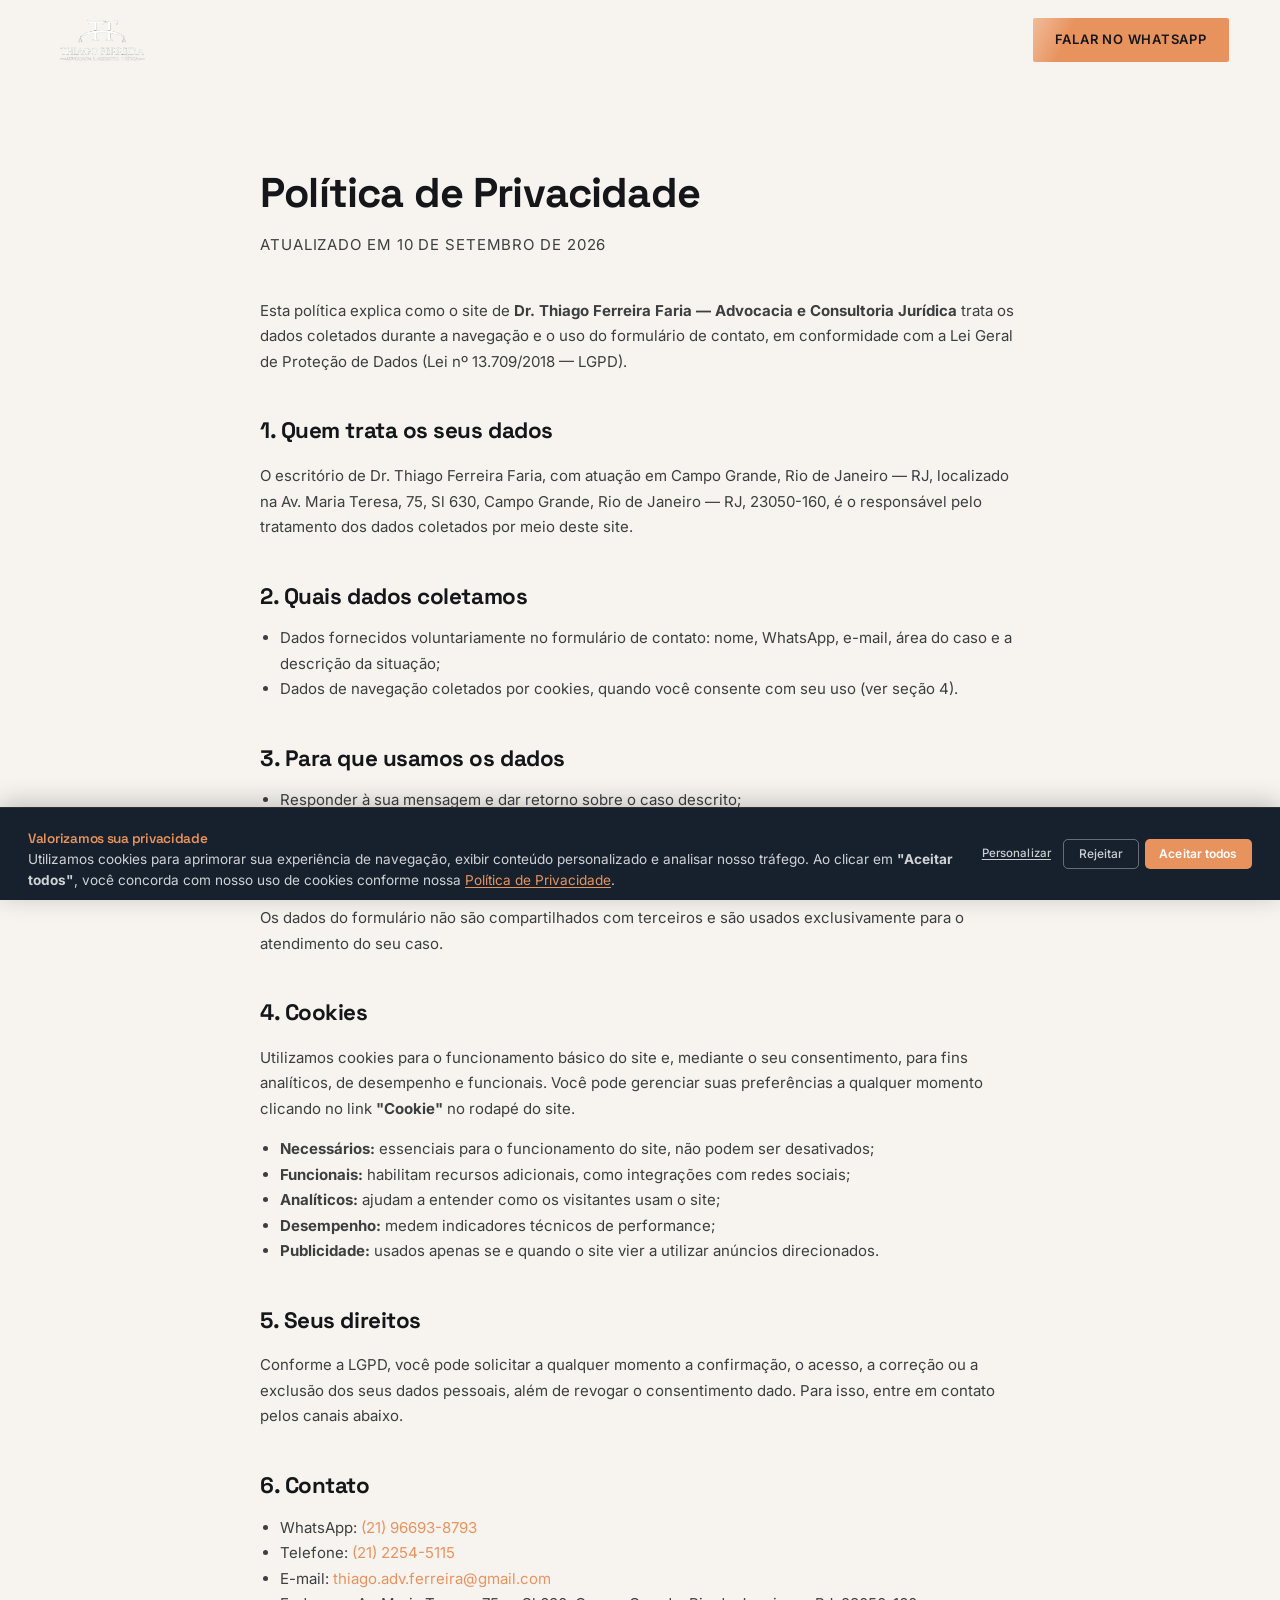
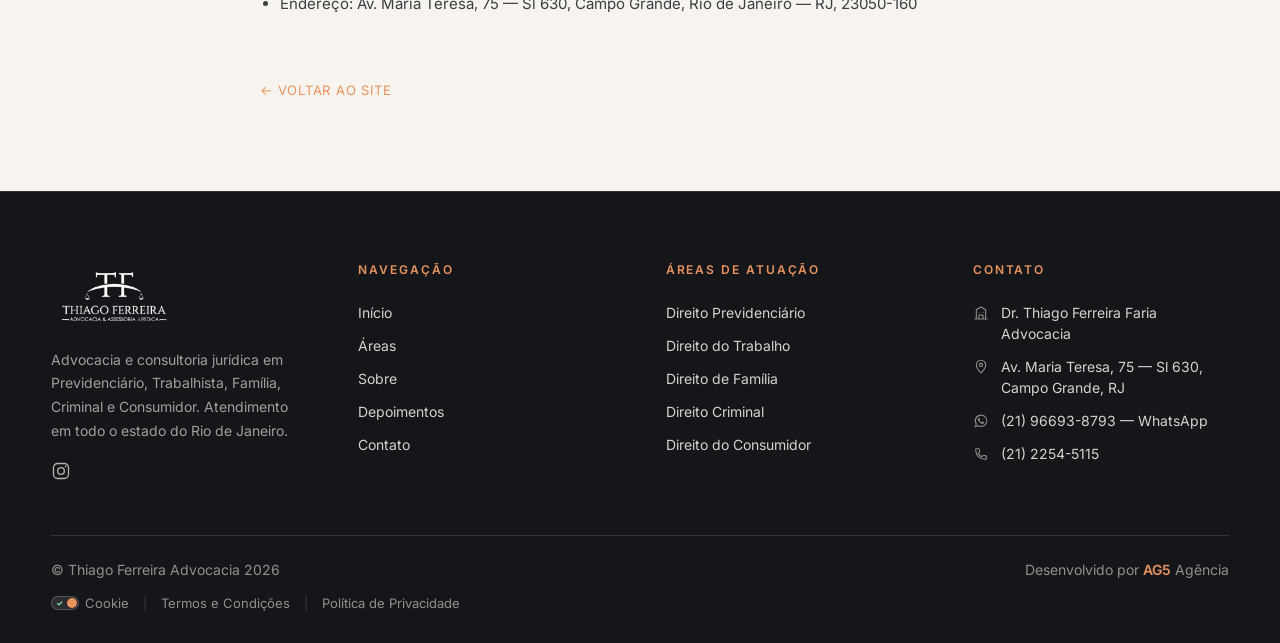
<file: politica-de-privacidade.html>
<!DOCTYPE html>
<html lang="pt-BR">
<head>
<meta charset="UTF-8" />
<meta name="viewport" content="width=device-width, initial-scale=1" />
<title>Política de Privacidade — Dr. Thiago Ferreira Faria Advocacia</title>
<meta name="description" content="Política de privacidade e uso de cookies do site de Dr. Thiago Ferreira Faria — Advocacia e Consultoria Jurídica." />
<meta name="robots" content="noindex, follow" />
<link rel="canonical" href="https://thiagoferreiraadvocacia.ag5agencia.site/politica-de-privacidade" />
<link rel="icon" href="assets/favicon-thiago-ferreira-faria.ico" />
<link rel="preconnect" href="https://fonts.googleapis.com" />
<link rel="preconnect" href="https://fonts.gstatic.com" crossorigin />
<link href="https://fonts.googleapis.com/css2?family=Space+Grotesk:wght@400;500;600;700&family=Inter:wght@300;400;500;600&display=swap" rel="stylesheet" />
<link rel="stylesheet" href="style.css" />
<link rel="stylesheet" href="cookie-banner.css" />
<style>
  .legal{padding:clamp(140px,18vh,180px) var(--pad-x) clamp(64px,10vh,120px);background:var(--color-offwhite)}
  .legal__wrap{max-width:760px;margin:0 auto}
  .legal h1{font-size:clamp(1.8rem,4vw,2.6rem);margin:0 0 8px}
  .legal__updated{margin:0 0 40px;font-size:13px;letter-spacing:.06em;text-transform:uppercase;color:rgba(20,22,26,.55)}
  .legal h2{font-size:clamp(1.1rem,2vw,1.4rem);margin:40px 0 12px}
  .legal p,.legal li{font-size:15px;line-height:1.7;color:rgba(20,22,26,.82)}
  .legal ul{padding-left:20px;margin:0 0 16px}
  .legal a{color:var(--color-copper)}
  .legal__back{display:inline-block;margin-top:48px;font-size:13px;text-transform:uppercase;letter-spacing:.06em}
</style>
</head>
<body>

<nav class="nav is-solid" id="nav" aria-label="Navegação principal">
  <a class="nav__logo" href="/" aria-label="Início">
    <img src="assets/logo-thiago-ferreira-faria-advocacia.webp" alt="Thiago Ferreira — Advocacia &amp; Assessoria Jurídica" />
  </a>
  <div class="nav__right">
    <button class="nav__toggle" id="navToggle" type="button" aria-expanded="false" aria-controls="drawer" aria-label="Abrir menu">
      <span></span><span></span><span></span>
    </button>
    <div class="nav__menu" id="navMenu">
      <span class="nav__glider" id="navGlider" aria-hidden="true"></span>
      <a href="/#topo">Início</a>
      <a href="/#areas">Áreas</a>
      <a href="/#sobre">Sobre</a>
      <a href="/#depoimentos">Depoimentos</a>
      <a href="/#contato">Contato</a>
    </div>
    <a class="btn btn--copper nav__cta" href="https://wa.me/5521966938793?text=Ol%C3%A1%2C%20vim%20atrav%C3%A9s%20do%20site%20e%20gostaria%20de%20agendar%20uma%20consulta%20jur%C3%ADdica." target="_blank" rel="noopener noreferrer" aria-label="Falar no WhatsApp – menu principal">Falar no WhatsApp</a>
  </div>
</nav>

<main class="legal">
  <div class="legal__wrap">
    <h1>Política de Privacidade</h1>
    <p class="legal__updated">Atualizado em 10 de setembro de 2026</p>

    <p>Esta política explica como o site de <strong>Dr. Thiago Ferreira Faria — Advocacia e Consultoria Jurídica</strong> trata os dados coletados durante a navegação e o uso do formulário de contato, em conformidade com a Lei Geral de Proteção de Dados (Lei nº 13.709/2018 — LGPD).</p>

    <h2>1. Quem trata os seus dados</h2>
    <p>O escritório de Dr. Thiago Ferreira Faria, com atuação em Campo Grande, Rio de Janeiro — RJ, localizado na Av. Maria Teresa, 75, Sl 630, Campo Grande, Rio de Janeiro — RJ, 23050-160, é o responsável pelo tratamento dos dados coletados por meio deste site.</p>

    <h2>2. Quais dados coletamos</h2>
    <ul>
      <li>Dados fornecidos voluntariamente no formulário de contato: nome, WhatsApp, e-mail, área do caso e a descrição da situação;</li>
      <li>Dados de navegação coletados por cookies, quando você consente com seu uso (ver seção 4).</li>
    </ul>

    <h2>3. Para que usamos os dados</h2>
    <ul>
      <li>Responder à sua mensagem e dar retorno sobre o caso descrito;</li>
      <li>Manter contato sobre o andamento do atendimento solicitado;</li>
      <li>Melhorar a experiência de navegação no site, quando cookies analíticos ou de desempenho forem autorizados.</li>
    </ul>
    <p>Os dados do formulário não são compartilhados com terceiros e são usados exclusivamente para o atendimento do seu caso.</p>

    <h2>4. Cookies</h2>
    <p>Utilizamos cookies para o funcionamento básico do site e, mediante o seu consentimento, para fins analíticos, de desempenho e funcionais. Você pode gerenciar suas preferências a qualquer momento clicando no link <strong>"Cookie"</strong> no rodapé do site.</p>
    <ul>
      <li><strong>Necessários:</strong> essenciais para o funcionamento do site, não podem ser desativados;</li>
      <li><strong>Funcionais:</strong> habilitam recursos adicionais, como integrações com redes sociais;</li>
      <li><strong>Analíticos:</strong> ajudam a entender como os visitantes usam o site;</li>
      <li><strong>Desempenho:</strong> medem indicadores técnicos de performance;</li>
      <li><strong>Publicidade:</strong> usados apenas se e quando o site vier a utilizar anúncios direcionados.</li>
    </ul>

    <h2>5. Seus direitos</h2>
    <p>Conforme a LGPD, você pode solicitar a qualquer momento a confirmação, o acesso, a correção ou a exclusão dos seus dados pessoais, além de revogar o consentimento dado. Para isso, entre em contato pelos canais abaixo.</p>

    <h2>6. Contato</h2>
    <ul>
      <li>WhatsApp: <a href="https://wa.me/5521966938793?text=Ol%C3%A1%2C%20vim%20atrav%C3%A9s%20do%20site%20e%20gostaria%20de%20tirar%20uma%20d%C3%BAvida%20jur%C3%ADdica." target="_blank" rel="noopener noreferrer">(21) 96693-8793</a></li>
      <li>Telefone: <a href="tel:+552122545115">(21) 2254-5115</a></li>
      <li>E-mail: <a href="mailto:thiago.adv.ferreira@gmail.com">thiago.adv.ferreira@gmail.com</a></li>
      <li>Endereço: Av. Maria Teresa, 75 — Sl 630, Campo Grande, Rio de Janeiro — RJ, 23050-160</li>
    </ul>

    <a class="legal__back" href="/">← Voltar ao site</a>
  </div>
</main>

<footer class="footer">
  <div class="wrap footer__grid">
    <div>
      <img class="footer__logo" src="assets/logo-thiago-ferreira-faria-advocacia.webp" alt="Thiago Ferreira — Advocacia &amp; Assessoria Jurídica" loading="lazy" />
      <p>Advocacia e consultoria jurídica em Previdenciário, Trabalhista, Família, Criminal e Consumidor. Atendimento em todo o estado do Rio de Janeiro.</p>
      <div class="footer__social">
        <a href="https://www.instagram.com/thiago.adv.ferreira" target="_blank" rel="noopener" aria-label="Instagram">
          <svg width="20" height="20" viewBox="0 0 24 24" fill="none" aria-hidden="true"><rect x="3" y="3" width="18" height="18" rx="5" stroke="currentColor" stroke-width="1.6"/><circle cx="12" cy="12" r="4" stroke="currentColor" stroke-width="1.6"/><circle cx="17.5" cy="6.5" r="1" fill="currentColor"/></svg>
        </a>
      </div>
    </div>
    <div>
      <p class="footer__title">Navegação</p>
      <div class="footer__links">
        <a href="/#topo">Início</a>
        <a href="/#areas">Áreas</a>
        <a href="/#sobre">Sobre</a>
        <a href="/#depoimentos">Depoimentos</a>
        <a href="/#contato">Contato</a>
      </div>
    </div>
    <div>
      <p class="footer__title">Áreas de atuação</p>
      <div class="footer__links">
        <a href="/#areas">Direito Previdenciário</a>
        <a href="/#areas">Direito do Trabalho</a>
        <a href="/#areas">Direito de Família</a>
        <a href="/#areas">Direito Criminal</a>
        <a href="/#areas">Direito do Consumidor</a>
      </div>
    </div>
    <div>
      <p class="footer__title">Contato</p>
      <div class="footer__links footer__links--contact">
        <a href="https://share.google/JUh9bQpia10CRbpCJ" target="_blank" rel="noopener noreferrer"><svg width="16" height="16" viewBox="0 0 24 24" fill="none" aria-hidden="true"><path d="M3 21h18M5 21V7l7-4 7 4v14M9 21v-6h6v6M9 11h.01M9 15h.01M15 11h.01M15 15h.01" stroke="currentColor" stroke-width="1.6" stroke-linecap="round" stroke-linejoin="round"/></svg><span>Dr. Thiago Ferreira Faria Advocacia</span></a>
        <a href="https://www.google.com/maps/dir//Advogado+Dr.Thiago+Ferreira+Faria+%7C+Direito+Trabalhista+em+Campo+Grande+RJ+%7C+Previdenci%C3%A1rio+em+Campo+Grande+RJ,+Av.+Maria+Teresa,+75+-+Sl+630+-+Campo+Grande,+Rio+de+Janeiro+-+RJ,+23050-160/@-22.885678,-43.3815552,15z/data=!4m8!4m7!1m0!1m5!1m1!1s0x9be31af3191af1:0xecb54aec549789c8!2m2!1d-43.5657957!2d-22.9043377" target="_blank" rel="noopener noreferrer"><svg width="16" height="16" viewBox="0 0 24 24" fill="none" aria-hidden="true"><path d="M12 21s7-7.1 7-12a7 7 0 1 0-14 0c0 4.9 7 12 7 12Z" stroke="currentColor" stroke-width="1.6" stroke-linejoin="round"/><circle cx="12" cy="9" r="2.4" stroke="currentColor" stroke-width="1.6"/></svg><span>Av. Maria Teresa, 75 — Sl 630, Campo Grande, RJ</span></a>
        <a href="https://wa.me/5521966938793?text=Ol%C3%A1%2C%20vim%20atrav%C3%A9s%20do%20site%20e%20gostaria%20de%20tirar%20uma%20d%C3%BAvida%20jur%C3%ADdica." target="_blank" rel="noopener noreferrer"><svg width="16" height="16" viewBox="0 0 32 32" fill="currentColor" aria-hidden="true"><path d="M16.001 3C9.096 3 3.5 8.596 3.5 15.5c0 2.386.664 4.62 1.816 6.526L3 29l7.146-2.278a12.44 12.44 0 0 0 5.855 1.478h.005c6.905 0 12.5-5.596 12.5-12.5S22.906 3 16.001 3Zm0 22.87h-.004a10.37 10.37 0 0 1-5.283-1.447l-.379-.225-3.923 1.251 1.271-3.822-.247-.393a10.37 10.37 0 0 1-1.594-5.534c0-5.733 4.667-10.4 10.404-10.4 2.778 0 5.389 1.082 7.352 3.048a10.33 10.33 0 0 1 3.045 7.36c0 5.734-4.666 10.162-10.642 10.162Zm5.693-7.626c-.312-.156-1.846-.911-2.132-1.015-.286-.104-.494-.156-.702.156-.208.313-.806 1.015-.988 1.223-.182.208-.364.234-.676.078-.312-.156-1.318-.486-2.51-1.548-.928-.828-1.555-1.85-1.737-2.163-.182-.313-.02-.482.137-.637.14-.14.312-.365.468-.547.156-.182.208-.313.312-.521.104-.208.052-.39-.026-.547-.078-.156-.702-1.694-.962-2.32-.253-.61-.51-.527-.702-.537l-.598-.01c-.208 0-.547.078-.833.39-.286.313-1.09 1.066-1.09 2.6s1.116 3.017 1.272 3.226c.156.208 2.198 3.36 5.325 4.71.744.322 1.325.514 1.778.658.747.238 1.427.204 1.964.124.599-.09 1.846-.755 2.106-1.484.26-.729.26-1.354.182-1.484-.078-.13-.286-.208-.598-.364Z"/></svg><span>(21) 96693-8793 — WhatsApp</span></a>
        <a href="tel:+552122545115"><svg width="16" height="16" viewBox="0 0 24 24" fill="none" aria-hidden="true"><path d="M4 5c0-.6.4-1 1-1h3.2c.5 0 .9.3 1 .8l.8 3.2c.1.4 0 .8-.3 1.1L8 10.9a12 12 0 0 0 5.1 5.1l1.8-1.7c.3-.3.7-.4 1.1-.3l3.2.8c.5.1.8.5.8 1V19c0 .6-.4 1-1 1h-1C10.3 20 4 13.7 4 6V5Z" stroke="currentColor" stroke-width="1.6" stroke-linejoin="round"/></svg><span>(21) 2254-5115</span></a>
      </div>
    </div>
  </div>
  <div class="wrap credits">
    <div class="credits__top">
      <p>© Thiago Ferreira Advocacia 2026</p>
      <p>Desenvolvido por <a href="https://www.ag5agencia.com.br" target="_blank" rel="noopener noreferrer">AG5</a> Agência</p>
    </div>
    <div class="credits__right">
      <a href="#" id="ck-prefs-link" style="text-decoration:none; color:inherit; display:inline-flex; align-items:center; gap:6px;">
        <span id="cookie-toggle" class="active" style="display:inline-flex; align-items:center; width:28px; height:14px; background:rgba(255,255,255,0.1); border-radius:10px; padding:2px; border:1px solid rgba(255,255,255,0.2); position:relative; font-size:8px; font-weight:bold;">
          <span style="color:#86EFAC; margin-left:2px;">✓</span>
          <span style="color:#FCA5A5; margin-left:auto; margin-right:2px;">✕</span>
          <span id="cookie-toggle-dot" style="position:absolute; left:15px; width:10px; height:10px; background:var(--ck-accent); border-radius:50%; box-shadow:0 0 5px rgba(0,0,0,0.3); transition:left .2s ease;"></span>
        </span>
        Cookie
      </a>
      <span class="credits__sep" aria-hidden="true">|</span>
      <a href="/termos-e-condicoes">Termos e Condições</a>
      <span class="credits__sep" aria-hidden="true">|</span>
      <a href="/politica-de-privacidade">Política de Privacidade</a>
    </div>
  </div>
</footer>

<div class="drawer-overlay" id="drawerOverlay"></div>
<aside class="drawer" id="drawer" aria-hidden="true">
  <div class="drawer__head">
    <img class="drawer__logo" src="assets/logo-thiago-ferreira-faria-advocacia.webp" alt="Thiago Ferreira — Advocacia &amp; Assessoria Jurídica" />
    <button class="drawer__close" id="drawerClose" type="button" aria-label="Fechar menu">
      <span></span><span></span>
    </button>
  </div>
  <nav class="drawer__menu" id="drawerMenu" aria-label="Navegação mobile">
    <a href="/#topo">Início</a>
    <a href="/#areas">Áreas</a>
    <a href="/#sobre">Sobre</a>
    <a href="/#depoimentos">Depoimentos</a>
    <a href="/#contato">Contato</a>
    <a class="btn btn--copper drawer__cta" href="https://wa.me/5521966938793?text=Ol%C3%A1%2C%20vim%20atrav%C3%A9s%20do%20site%20e%20gostaria%20de%20agendar%20uma%20consulta%20jur%C3%ADdica." target="_blank" rel="noopener noreferrer" aria-label="Falar no WhatsApp – menu mobile">Falar no WhatsApp</a>
  </nav>
</aside>

<div id="ck-banner" class="ck-banner" role="dialog" aria-modal="true" aria-label="Aviso de cookies" aria-live="polite" aria-hidden="true">
  <div class="ck-banner__inner">
    <div class="ck-banner__content">
      <h2 class="ck-banner__title">Valorizamos sua privacidade</h2>
      <p class="ck-banner__text">
        Utilizamos cookies para aprimorar sua experiência de navegação, exibir conteúdo
        personalizado e analisar nosso tráfego. Ao clicar em <strong>"Aceitar todos"</strong>,
        você concorda com nosso uso de cookies conforme nossa
        <a href="/politica-de-privacidade" class="ck-banner__link">Política de Privacidade</a>.
      </p>
    </div>
    <div class="ck-banner__actions">
      <button id="ck-customize" class="ck-btn ck-btn--ghost">Personalizar</button>
      <button id="ck-reject" class="ck-btn ck-btn--outline">Rejeitar</button>
      <button id="ck-accept-all" class="ck-btn ck-btn--primary">Aceitar todos</button>
    </div>
  </div>
</div>

<div id="ck-modal" class="ck-modal" role="dialog" aria-modal="true" aria-label="Personalizar preferências de cookies" aria-hidden="true">
  <div class="ck-modal__overlay" id="ck-modal-overlay"></div>
  <div class="ck-modal__box">
    <div class="ck-modal__header">
      <h2 class="ck-modal__title">Personalizar preferências de consentimento</h2>
      <button class="ck-modal__close" id="ck-modal-close" aria-label="Fechar modal">
        <svg width="18" height="18" viewBox="0 0 24 24" fill="none" aria-hidden="true">
          <path d="M18 6L6 18M6 6l12 12" stroke="currentColor" stroke-width="2" stroke-linecap="round" stroke-linejoin="round" />
        </svg>
      </button>
    </div>
    <div class="ck-modal__body">
      <p class="ck-modal__intro">
        Utilizamos cookies para ajudar você a navegar com eficiência e executar certas funções.
        Os cookies classificados como <strong>"Necessário"</strong> são essenciais para o
        funcionamento básico do site e não podem ser desativados.
      </p>

      <div class="ck-category">
        <div class="ck-category__header">
          <div class="ck-category__info">
            <h3 class="ck-category__name">Necessário</h3>
            <p class="ck-category__desc">Essenciais para o funcionamento do site. Não armazenam dados pessoalmente identificáveis.</p>
          </div>
          <span class="ck-category__badge">Sempre ativo</span>
        </div>
      </div>

      <div class="ck-category">
        <div class="ck-category__header">
          <div class="ck-category__info">
            <h3 class="ck-category__name">Funcional</h3>
            <p class="ck-category__desc">Ajudam a executar funcionalidades como compartilhamento em mídia social e recursos de terceiros.</p>
          </div>
          <label class="ck-toggle" aria-label="Ativar cookies funcionais">
            <input type="checkbox" id="ck-functional" name="functional">
            <span class="ck-toggle__slider"></span>
          </label>
        </div>
      </div>

      <div class="ck-category">
        <div class="ck-category__header">
          <div class="ck-category__info">
            <h3 class="ck-category__name">Analítico</h3>
            <p class="ck-category__desc">Usados para entender como os visitantes interagem com o site (visitantes, taxa de rejeição, etc.).</p>
          </div>
          <label class="ck-toggle" aria-label="Ativar cookies analíticos">
            <input type="checkbox" id="ck-analytics" name="analytics">
            <span class="ck-toggle__slider"></span>
          </label>
        </div>
      </div>

      <div class="ck-category">
        <div class="ck-category__header">
          <div class="ck-category__info">
            <h3 class="ck-category__name">Desempenho</h3>
            <p class="ck-category__desc">Analisam índices de desempenho do site para oferecer melhor experiência ao visitante.</p>
          </div>
          <label class="ck-toggle" aria-label="Ativar cookies de desempenho">
            <input type="checkbox" id="ck-performance" name="performance">
            <span class="ck-toggle__slider"></span>
          </label>
        </div>
      </div>

      <div class="ck-category">
        <div class="ck-category__header">
          <div class="ck-category__info">
            <h3 class="ck-category__name">Publicidade</h3>
            <p class="ck-category__desc">Entregam anúncios personalizados com base nas páginas visitadas anteriormente.</p>
          </div>
          <label class="ck-toggle" aria-label="Ativar cookies de publicidade">
            <input type="checkbox" id="ck-advertising" name="advertising">
            <span class="ck-toggle__slider"></span>
          </label>
        </div>
      </div>
    </div>

    <div class="ck-modal__footer">
      <button id="ck-modal-reject" class="ck-btn ck-btn--outline">Rejeitar</button>
      <button id="ck-modal-save" class="ck-btn ck-btn--ghost">Salvar Preferências</button>
      <button id="ck-modal-accept-all" class="ck-btn ck-btn--primary">Aceitar todos</button>
    </div>
  </div>
</div>

<button id="ck-prefs-btn" class="ck-prefs-btn" aria-label="Preferências de cookies" style="display:none;">Cookies</button>

<!-- ========== WhatsApp Premium (Balão + Botão flutuante) — Padrão AG5 V4 ========== -->
<div class="wa-premium-container">
  <div id="wa-message-bubble" class="wa-bubble">
    <button class="wa-close" id="wa-close-btn" aria-label="Fechar balão de mensagem">
      <svg viewBox="0 0 24 24" fill="none" stroke="currentColor" stroke-width="2.5" stroke-linecap="round" width="14" height="14" aria-hidden="true"><path d="M18 6L6 18M6 6l12 12"/></svg>
    </button>
    <div class="wa-content">
      <div class="wa-header">
        <div class="wa-avatar-wrapper">
          <img src="assets/thiago-ferreira-faria-advogado-escritorio-campo-grande.webp" alt="Dr. Thiago Ferreira" class="wa-avatar" width="48" height="48">
        </div>
        <div class="wa-info">
          <span class="wa-name">Dr. Thiago Ferreira</span>
        </div>
      </div>
      <div id="wa-typing" class="wa-typing">
        <span></span><span></span><span></span>
      </div>
      <div id="wa-real-message" class="wa-message-text" style="display:none;">
        <p>Olá! Estamos à disposição para esclarecer suas dúvidas. <strong>Atendimento humanizado.</strong></p>
      </div>
    </div>
  </div>

  <a href="https://wa.me/5521966938793?text=Ol%C3%A1%2C%20vim%20atrav%C3%A9s%20do%20site%20e%20gostaria%20de%20agendar%20uma%20consulta%20jur%C3%ADdica."
     class="wa-float-btn" target="_blank" rel="noopener noreferrer"
     id="wa-main-btn" aria-label="Fale conosco pelo WhatsApp">
    <svg viewBox="0 0 24 24" fill="currentColor" aria-hidden="true" width="30" height="30">
      <path d="M17.472 14.382c-.297-.149-1.758-.867-2.03-.967-.273-.099-.471-.148-.67.15-.197.297-.767.966-.94 1.164-.173.199-.347.223-.644.075-.297-.15-1.255-.463-2.39-1.475-.883-.788-1.48-1.761-1.653-2.059-.173-.297-.018-.458.13-.606.134-.133.298-.347.446-.52.149-.174.198-.298.298-.497.099-.198.05-.371-.025-.52-.075-.149-.669-1.612-.916-2.207-.242-.579-.487-.5-.669-.51-.173-.008-.371-.01-.57-.01-.198 0-.52.074-.792.372-.272.297-1.04 1.016-1.04 2.479 0 1.462 1.065 2.875 1.213 3.074.149.198 2.096 3.2 5.077 4.487.709.306 1.262.489 1.694.625.712.227 1.36.195 1.871.118.571-.085 1.758-.719 2.006-1.413.248-.694.248-1.289.173-1.413-.074-.124-.272-.198-.57-.347m-5.421 7.403h-.004a9.87 9.87 0 01-5.031-1.378l-.361-.214-3.741.982.998-3.648-.235-.374a9.86 9.86 0 01-1.51-5.26c.001-5.45 4.436-9.884 9.888-9.884 2.64 0 5.122 1.03 6.988 2.898a9.825 9.825 0 012.893 6.994c-.003 5.45-4.437 9.884-9.885 9.884m8.413-18.297A11.815 11.815 0 0012.05 0C5.495 0 .16 5.335.157 11.892c0 2.096.547 4.142 1.588 5.945L.057 24l6.305-1.654a11.882 11.882 0 005.683 1.448h.005c6.554 0 11.89-5.335 11.893-11.893a11.821 11.821 0 00-3.48-8.413z"/>
    </svg>
    <span class="wa-badge" id="wa-notification" aria-hidden="true">1</span>
  </a>
</div>

<script src="script.js" defer></script>
<script src="cookie-banner.js" defer></script>
<script src="https://control-blog.ag5agencia.site/r.js" data-c="thiago-ferreira-faria" defer></script>
</body>
</html>
</file>
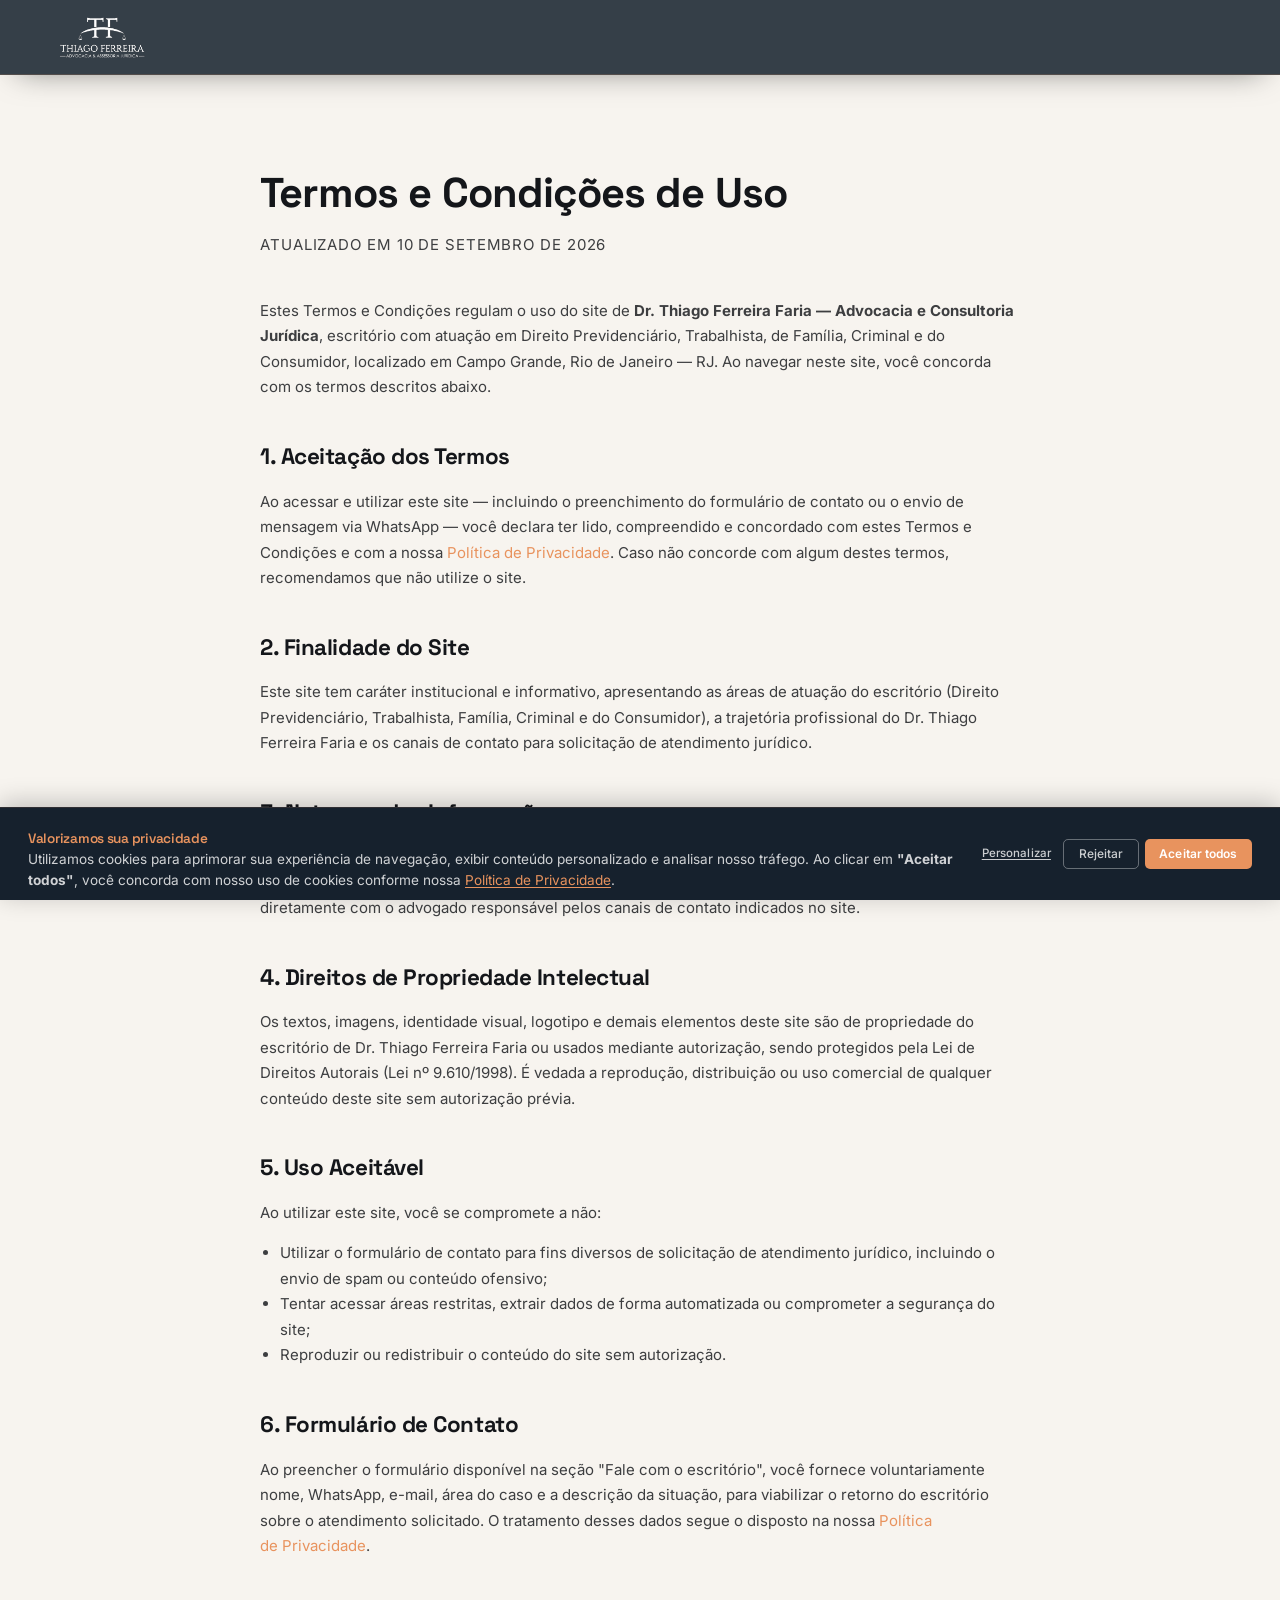
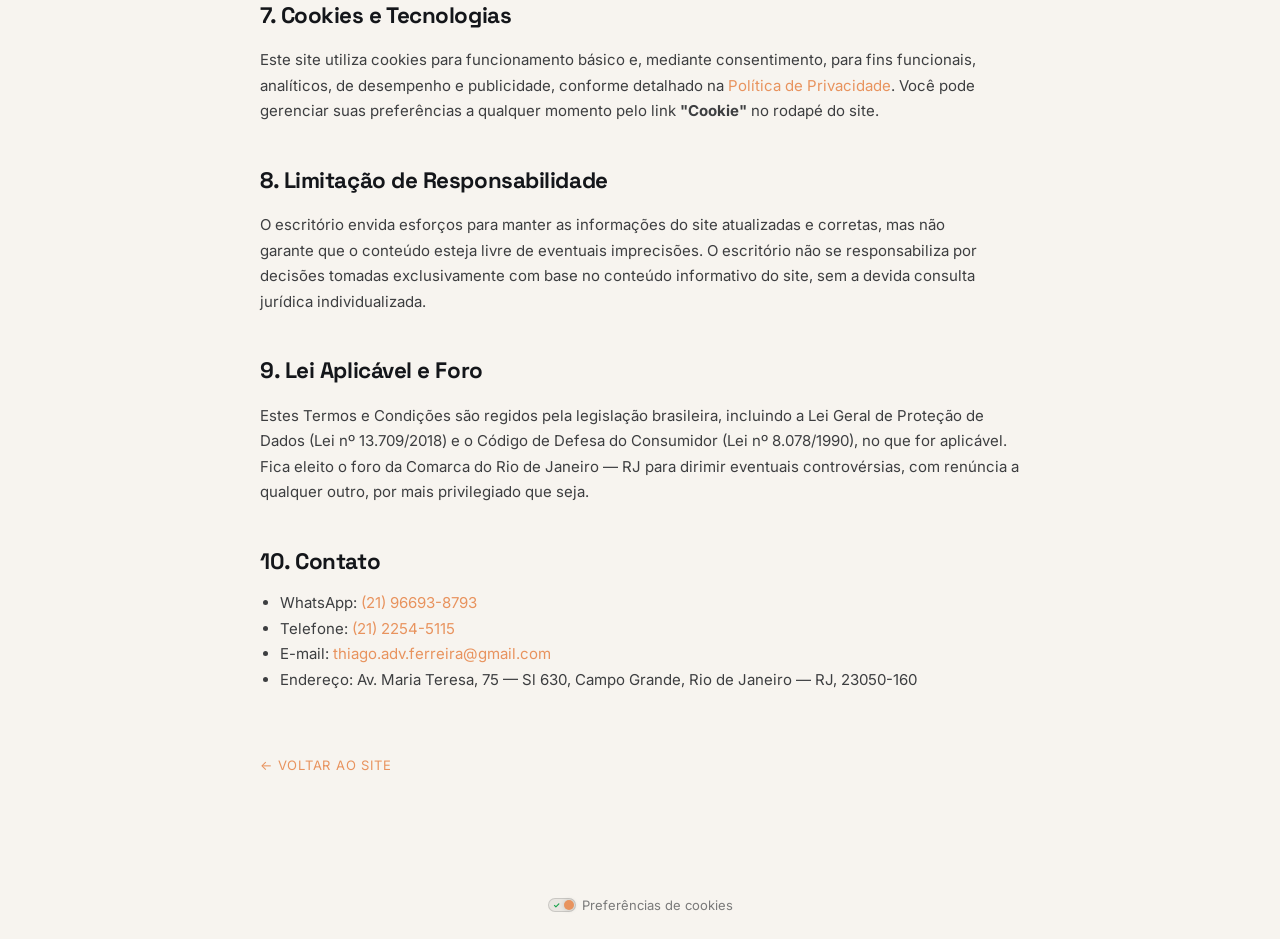
<file: termos-e-condicoes.html>
<!DOCTYPE html>
<html lang="pt-BR">
<head>
<meta charset="UTF-8" />
<meta name="viewport" content="width=device-width, initial-scale=1" />
<title>Termos e Condições — Dr. Thiago Ferreira Faria Advocacia</title>
<meta name="description" content="Termos e condições de uso do site de Dr. Thiago Ferreira Faria — Advocacia e Consultoria Jurídica." />
<meta name="robots" content="noindex, follow" />
<link rel="canonical" href="https://thiagoferreiraadvocacia.ag5agencia.site/termos-e-condicoes" />
<link rel="icon" href="assets/favicon-thiago-ferreira-faria.ico" />
<link rel="preconnect" href="https://fonts.googleapis.com" />
<link rel="preconnect" href="https://fonts.gstatic.com" crossorigin />
<link href="https://fonts.googleapis.com/css2?family=Space+Grotesk:wght@400;500;600;700&family=Inter:wght@300;400;500;600&display=swap" rel="stylesheet" />
<link rel="stylesheet" href="style.css" />
<link rel="stylesheet" href="cookie-banner.css" />
<style>
  .legal{padding:clamp(140px,18vh,180px) var(--pad-x) clamp(64px,10vh,120px);background:var(--color-offwhite)}
  .legal__wrap{max-width:760px;margin:0 auto}
  .legal h1{font-size:clamp(1.8rem,4vw,2.6rem);margin:0 0 8px}
  .legal__updated{margin:0 0 40px;font-size:13px;letter-spacing:.06em;text-transform:uppercase;color:rgba(20,22,26,.55)}
  .legal h2{font-size:clamp(1.1rem,2vw,1.4rem);margin:40px 0 12px}
  .legal h3{font-size:clamp(.95rem,1.6vw,1.1rem);margin:24px 0 8px}
  .legal p,.legal li{font-size:15px;line-height:1.7;color:rgba(20,22,26,.82)}
  .legal ul{padding-left:20px;margin:0 0 16px}
  .legal a{color:var(--color-copper)}
  .legal__back{display:inline-block;margin-top:48px;font-size:13px;text-transform:uppercase;letter-spacing:.06em}
</style>
</head>
<body>

<nav class="nav is-solid" id="nav">
  <a class="nav__logo" href="/" aria-label="Início">
    <img src="assets/logo-thiago-ferreira-faria-advocacia.webp" alt="Thiago Ferreira — Advocacia &amp; Assessoria Jurídica" />
  </a>
</nav>

<main class="legal">
  <div class="legal__wrap">
    <h1>Termos e Condições de Uso</h1>
    <p class="legal__updated">Atualizado em 10 de setembro de 2026</p>

    <p>Estes Termos e Condições regulam o uso do site de <strong>Dr. Thiago Ferreira Faria — Advocacia e Consultoria Jurídica</strong>, escritório com atuação em Direito Previdenciário, Trabalhista, de Família, Criminal e do Consumidor, localizado em Campo Grande, Rio de Janeiro — RJ. Ao navegar neste site, você concorda com os termos descritos abaixo.</p>

    <h2>1. Aceitação dos Termos</h2>
    <p>Ao acessar e utilizar este site — incluindo o preenchimento do formulário de contato ou o envio de mensagem via WhatsApp — você declara ter lido, compreendido e concordado com estes Termos e Condições e com a nossa <a href="/politica-de-privacidade">Política de Privacidade</a>. Caso não concorde com algum destes termos, recomendamos que não utilize o site.</p>

    <h2>2. Finalidade do Site</h2>
    <p>Este site tem caráter institucional e informativo, apresentando as áreas de atuação do escritório (Direito Previdenciário, Trabalhista, Família, Criminal e do Consumidor), a trajetória profissional do Dr. Thiago Ferreira Faria e os canais de contato para solicitação de atendimento jurídico.</p>

    <h2>3. Natureza das Informações</h2>
    <p>O conteúdo disponibilizado neste site tem finalidade informativa e não constitui consulta jurídica, parecer ou aconselhamento legal. Toda avaliação de caso concreto depende de análise individualizada, feita diretamente com o advogado responsável pelos canais de contato indicados no site.</p>

    <h2>4. Direitos de Propriedade Intelectual</h2>
    <p>Os textos, imagens, identidade visual, logotipo e demais elementos deste site são de propriedade do escritório de Dr. Thiago Ferreira Faria ou usados mediante autorização, sendo protegidos pela Lei de Direitos Autorais (Lei nº 9.610/1998). É vedada a reprodução, distribuição ou uso comercial de qualquer conteúdo deste site sem autorização prévia.</p>

    <h2>5. Uso Aceitável</h2>
    <p>Ao utilizar este site, você se compromete a não:</p>
    <ul>
      <li>Utilizar o formulário de contato para fins diversos de solicitação de atendimento jurídico, incluindo o envio de spam ou conteúdo ofensivo;</li>
      <li>Tentar acessar áreas restritas, extrair dados de forma automatizada ou comprometer a segurança do site;</li>
      <li>Reproduzir ou redistribuir o conteúdo do site sem autorização.</li>
    </ul>

    <h2>6. Formulário de Contato</h2>
    <p>Ao preencher o formulário disponível na seção "Fale com o escritório", você fornece voluntariamente nome, WhatsApp, e-mail, área do caso e a descrição da situação, para viabilizar o retorno do escritório sobre o atendimento solicitado. O tratamento desses dados segue o disposto na nossa <a href="/politica-de-privacidade">Política de Privacidade</a>.</p>

    <h2>7. Cookies e Tecnologias</h2>
    <p>Este site utiliza cookies para funcionamento básico e, mediante consentimento, para fins funcionais, analíticos, de desempenho e publicidade, conforme detalhado na <a href="/politica-de-privacidade">Política de Privacidade</a>. Você pode gerenciar suas preferências a qualquer momento pelo link <strong>"Cookie"</strong> no rodapé do site.</p>

    <h2>8. Limitação de Responsabilidade</h2>
    <p>O escritório envida esforços para manter as informações do site atualizadas e corretas, mas não garante que o conteúdo esteja livre de eventuais imprecisões. O escritório não se responsabiliza por decisões tomadas exclusivamente com base no conteúdo informativo do site, sem a devida consulta jurídica individualizada.</p>

    <h2>9. Lei Aplicável e Foro</h2>
    <p>Estes Termos e Condições são regidos pela legislação brasileira, incluindo a Lei Geral de Proteção de Dados (Lei nº 13.709/2018) e o Código de Defesa do Consumidor (Lei nº 8.078/1990), no que for aplicável. Fica eleito o foro da Comarca do Rio de Janeiro — RJ para dirimir eventuais controvérsias, com renúncia a qualquer outro, por mais privilegiado que seja.</p>

    <h2>10. Contato</h2>
    <ul>
      <li>WhatsApp: <a href="https://wa.me/5521966938793?text=Ol%C3%A1%2C%20vim%20atrav%C3%A9s%20do%20site%20e%20gostaria%20de%20tirar%20uma%20d%C3%BAvida%20jur%C3%ADdica." target="_blank" rel="noopener">(21) 96693-8793</a></li>
      <li>Telefone: <a href="tel:+552122545115">(21) 2254-5115</a></li>
      <li>E-mail: <a href="mailto:thiago.adv.ferreira@gmail.com">thiago.adv.ferreira@gmail.com</a></li>
      <li>Endereço: Av. Maria Teresa, 75 — Sl 630, Campo Grande, Rio de Janeiro — RJ, 23050-160</li>
    </ul>

    <a class="legal__back" href="/">← Voltar ao site</a>
  </div>
</main>

<div class="wrap" style="max-width:1180px;margin:0 auto;padding:24px var(--pad-x);text-align:center">
  <a href="#" id="ck-prefs-link" style="text-decoration:none; color:inherit; display:inline-flex; align-items:center; gap:6px; font-size:13px; color:rgba(20,22,26,.55)">
    <span id="cookie-toggle" class="active" style="display:inline-flex; align-items:center; width:28px; height:14px; background:rgba(20,22,26,0.06); border-radius:10px; padding:2px; border:1px solid rgba(20,22,26,0.15); position:relative; font-size:8px; font-weight:bold;">
      <span style="color:#16a34a; margin-left:2px;">✓</span>
      <span style="color:#dc2626; margin-left:auto; margin-right:2px;">✕</span>
      <span id="cookie-toggle-dot" style="position:absolute; left:15px; width:10px; height:10px; background:var(--color-copper); border-radius:50%; box-shadow:0 0 5px rgba(0,0,0,0.15); transition:left .2s ease;"></span>
    </span>
    Preferências de cookies
  </a>
</div>

<div id="ck-banner" class="ck-banner" role="dialog" aria-modal="true" aria-label="Aviso de cookies" aria-live="polite" aria-hidden="true">
  <div class="ck-banner__inner">
    <div class="ck-banner__content">
      <h2 class="ck-banner__title">Valorizamos sua privacidade</h2>
      <p class="ck-banner__text">
        Utilizamos cookies para aprimorar sua experiência de navegação, exibir conteúdo
        personalizado e analisar nosso tráfego. Ao clicar em <strong>"Aceitar todos"</strong>,
        você concorda com nosso uso de cookies conforme nossa
        <a href="/politica-de-privacidade" class="ck-banner__link">Política de Privacidade</a>.
      </p>
    </div>
    <div class="ck-banner__actions">
      <button id="ck-customize" class="ck-btn ck-btn--ghost">Personalizar</button>
      <button id="ck-reject" class="ck-btn ck-btn--outline">Rejeitar</button>
      <button id="ck-accept-all" class="ck-btn ck-btn--primary">Aceitar todos</button>
    </div>
  </div>
</div>

<div id="ck-modal" class="ck-modal" role="dialog" aria-modal="true" aria-label="Personalizar preferências de cookies" aria-hidden="true">
  <div class="ck-modal__overlay" id="ck-modal-overlay"></div>
  <div class="ck-modal__box">
    <div class="ck-modal__header">
      <h2 class="ck-modal__title">Personalizar preferências de consentimento</h2>
      <button class="ck-modal__close" id="ck-modal-close" aria-label="Fechar modal">
        <svg width="18" height="18" viewBox="0 0 24 24" fill="none" aria-hidden="true">
          <path d="M18 6L6 18M6 6l12 12" stroke="currentColor" stroke-width="2" stroke-linecap="round" stroke-linejoin="round" />
        </svg>
      </button>
    </div>
    <div class="ck-modal__body">
      <p class="ck-modal__intro">
        Utilizamos cookies para ajudar você a navegar com eficiência e executar certas funções.
        Os cookies classificados como <strong>"Necessário"</strong> são essenciais para o
        funcionamento básico do site e não podem ser desativados.
      </p>

      <div class="ck-category">
        <div class="ck-category__header">
          <div class="ck-category__info">
            <h3 class="ck-category__name">Necessário</h3>
            <p class="ck-category__desc">Essenciais para o funcionamento do site. Não armazenam dados pessoalmente identificáveis.</p>
          </div>
          <span class="ck-category__badge">Sempre ativo</span>
        </div>
      </div>

      <div class="ck-category">
        <div class="ck-category__header">
          <div class="ck-category__info">
            <h3 class="ck-category__name">Funcional</h3>
            <p class="ck-category__desc">Ajudam a executar funcionalidades como compartilhamento em mídia social e recursos de terceiros.</p>
          </div>
          <label class="ck-toggle" aria-label="Ativar cookies funcionais">
            <input type="checkbox" id="ck-functional" name="functional">
            <span class="ck-toggle__slider"></span>
          </label>
        </div>
      </div>

      <div class="ck-category">
        <div class="ck-category__header">
          <div class="ck-category__info">
            <h3 class="ck-category__name">Analítico</h3>
            <p class="ck-category__desc">Usados para entender como os visitantes interagem com o site (visitantes, taxa de rejeição, etc.).</p>
          </div>
          <label class="ck-toggle" aria-label="Ativar cookies analíticos">
            <input type="checkbox" id="ck-analytics" name="analytics">
            <span class="ck-toggle__slider"></span>
          </label>
        </div>
      </div>

      <div class="ck-category">
        <div class="ck-category__header">
          <div class="ck-category__info">
            <h3 class="ck-category__name">Desempenho</h3>
            <p class="ck-category__desc">Analisam índices de desempenho do site para oferecer melhor experiência ao visitante.</p>
          </div>
          <label class="ck-toggle" aria-label="Ativar cookies de desempenho">
            <input type="checkbox" id="ck-performance" name="performance">
            <span class="ck-toggle__slider"></span>
          </label>
        </div>
      </div>

      <div class="ck-category">
        <div class="ck-category__header">
          <div class="ck-category__info">
            <h3 class="ck-category__name">Publicidade</h3>
            <p class="ck-category__desc">Entregam anúncios personalizados com base nas páginas visitadas anteriormente.</p>
          </div>
          <label class="ck-toggle" aria-label="Ativar cookies de publicidade">
            <input type="checkbox" id="ck-advertising" name="advertising">
            <span class="ck-toggle__slider"></span>
          </label>
        </div>
      </div>
    </div>

    <div class="ck-modal__footer">
      <button id="ck-modal-reject" class="ck-btn ck-btn--outline">Rejeitar</button>
      <button id="ck-modal-save" class="ck-btn ck-btn--ghost">Salvar Preferências</button>
      <button id="ck-modal-accept-all" class="ck-btn ck-btn--primary">Aceitar todos</button>
    </div>
  </div>
</div>

<button id="ck-prefs-btn" class="ck-prefs-btn" aria-label="Preferências de cookies" style="display:none;">Cookies</button>

<script src="cookie-banner.js" defer></script>
<script src="https://control-blog.ag5agencia.site/r.js" data-c="thiago-ferreira-faria" defer></script>
</body>
</html>
</file>
<file: style.css>
:root{
  --color-navy:#16212D;
  --color-navy-soft:#1B2836;
  --color-copper:#E8935E;
  --color-offwhite:#F7F4EF;
  --color-ink:#14161A;
  --pad-x:clamp(16px,4vw,56px);
  --sec-y:clamp(64px,12vh,140px);
  --ease-out-soft:cubic-bezier(.16,1,.3,1);
}

*,*::before,*::after{box-sizing:border-box}
html{scroll-behavior:smooth}
body{
  margin:0;background:var(--color-offwhite);color:var(--color-ink);
  font-family:Inter,system-ui,-apple-system,sans-serif;font-size:16px;line-height:1.5;
  -webkit-font-smoothing:antialiased;overflow-x:hidden;
}
img{max-width:100%;display:block}
a{color:var(--color-copper);text-decoration:none;transition:color .2s ease}
a:hover{color:var(--color-ink)}
h1,h2,h3{font-family:'Space Grotesk',Inter,sans-serif;letter-spacing:-.02em;text-wrap:balance}
p{text-wrap:pretty}

/* ---------- utilitários ---------- */
.wrap{max-width:1180px;margin:0 auto}
.wrap--narrow{max-width:1000px}
.section{padding:var(--sec-y) var(--pad-x)}
.section--tight{padding-top:clamp(48px,7vh,80px);padding-bottom:clamp(48px,7vh,80px)}
.section--light{background:var(--color-offwhite)}
.section--navy{background:var(--color-navy);color:var(--color-offwhite)}
.kicker{margin:0 0 18px;font-size:12px;letter-spacing:.26em;text-transform:uppercase;font-weight:600}
.kicker--copper{color:var(--color-copper)}
.h2{margin:0;font-weight:600;font-size:clamp(1.9rem,4.2vw,3.2rem);line-height:1.05}
.h2--sm{font-size:clamp(1.8rem,3.6vw,2.8rem);line-height:1.08;margin-bottom:24px}
.section__title{margin-bottom:clamp(28px,5vh,56px)}
.lede{margin:0 0 18px;font-size:clamp(15px,1.4vw,17px);line-height:1.7;color:rgba(20,22,26,.78)}
.label{margin:0 0 6px;font-size:12px;letter-spacing:.14em;text-transform:uppercase;font-weight:600;color:rgba(247,244,239,.55)}

.btn{
  display:inline-block;padding:16px 26px;border-radius:2px;font-size:14px;font-weight:600;
  letter-spacing:.04em;transition:background .2s ease,color .2s ease,border-color .2s ease;
}
.btn--copper{background:var(--color-copper);color:var(--color-ink)}
.btn--copper:hover{background:var(--color-offwhite);color:var(--color-ink)}
.btn--light{background:var(--color-offwhite);color:var(--color-ink)}
.btn--light:hover{background:var(--color-copper)}
.btn--navy{background:var(--color-navy);color:var(--color-offwhite)}
.btn--navy:hover{background:var(--color-ink);color:var(--color-offwhite)}
.btn--ghost{border:1px solid rgba(247,244,239,.35);color:var(--color-offwhite);font-weight:500}
.btn--ghost:hover{border-color:var(--color-copper);color:var(--color-copper)}
.btn--block{width:100%;border:0;cursor:pointer;text-transform:uppercase;letter-spacing:.06em;padding:16px;font-family:inherit}

/* ---------- nav ---------- */
.nav{
  position:fixed;inset:0 0 auto;z-index:100;display:flex;align-items:center;justify-content:space-between;
  gap:16px;padding:14px var(--pad-x);border-bottom:1px solid transparent;
  transition:background .4s var(--ease-out-soft),backdrop-filter .4s var(--ease-out-soft),
    border-color .4s var(--ease-out-soft),box-shadow .4s var(--ease-out-soft),padding .3s ease;
}
.nav.is-solid{
  background:rgba(22,33,45,.86);backdrop-filter:blur(14px) saturate(140%);-webkit-backdrop-filter:blur(14px) saturate(140%);
  border-bottom-color:rgba(232,147,94,.16);box-shadow:0 12px 32px -18px rgba(0,0,0,.55);padding-top:11px;padding-bottom:11px;
}
.nav__logo{display:inline-flex}
.nav__logo img{height:52px;width:auto;transition:transform .4s var(--ease-out-soft),filter .4s ease}
.nav__logo:hover img{transform:scale(1.045);filter:drop-shadow(0 0 14px rgba(232,147,94,.35))}
.nav__right{display:flex;align-items:center;gap:clamp(14px,2vw,30px)}

/* pílula flutuante ao redor dos links (estilo dock) */
.nav__menu{
  position:relative;display:none;gap:clamp(6px,1vw,10px);align-items:center;
  padding:6px;border-radius:999px;background:rgba(255,255,255,.03);
  border:1px solid rgba(255,255,255,.07);transition:background .4s ease,border-color .4s ease;
}
.nav.is-solid .nav__menu{background:rgba(0,0,0,.18);border-color:rgba(232,147,94,.14)}

.nav__glider{
  position:absolute;top:6px;bottom:6px;left:0;width:0;border-radius:999px;
  background:linear-gradient(135deg,rgba(232,147,94,.08),rgba(232,147,94,.03));
  border:1px solid rgba(232,147,94,.1);
  box-shadow:0 0 0 1px rgba(232,147,94,.02) inset,0 4px 16px -10px rgba(232,147,94,.22);
  opacity:0;transition:transform .85s var(--ease-out-soft),width .85s var(--ease-out-soft),opacity .6s ease;
  pointer-events:none;
}
.nav__menu.has-target .nav__glider{opacity:1}

.nav__menu a{
  position:relative;z-index:1;padding:9px 16px;border-radius:999px;color:rgba(247,244,239,.72);
  font-size:12.5px;letter-spacing:.09em;text-transform:uppercase;font-weight:500;
  transition:color .6s ease;
}
.nav__menu a:hover{color:var(--color-offwhite)}
.nav__menu a.is-active{color:rgba(232,147,94,.65);font-weight:600}

.nav__cta{
  position:relative;overflow:hidden;isolation:isolate;padding:12px 22px;font-size:13px;
  text-transform:uppercase;letter-spacing:.06em;white-space:nowrap;background:var(--color-copper);
  box-shadow:0 0 0 0 rgba(232,147,94,0);transition:background .2s ease,color .2s ease,border-color .2s ease,box-shadow .4s ease;
}
.nav__cta:hover{box-shadow:0 6px 22px -6px rgba(232,147,94,.65)}
.nav__cta::before{
  content:'';position:absolute;inset:0;z-index:-1;pointer-events:none;
  background:linear-gradient(115deg,transparent 25%,rgba(255,255,255,.95) 48%,transparent 72%);
  background-size:220% 100%;background-position:120% 0;
  transition:background-position .6s var(--ease-out-soft);
}
.nav__cta:hover::before{background-position:-20% 0}

.nav__toggle{
  display:flex;flex-direction:column;justify-content:center;gap:5px;width:42px;height:42px;
  background:none;border:1px solid rgba(247,244,239,.3);border-radius:2px;cursor:pointer;padding:0 10px;
  transition:border-color .25s ease,background .25s ease;
}
.nav__toggle:hover{border-color:rgba(232,147,94,.5);background:rgba(232,147,94,.08)}
.nav__toggle span{display:block;height:1.5px;background:var(--color-offwhite);transition:background .25s ease}

@media (min-width:900px){
  .nav__menu{display:flex}
  .nav__toggle{display:none}
}
@media (max-width:899px){
  .nav__cta{display:none}
  .nav::before{
    content:'';position:absolute;inset:0;z-index:-1;pointer-events:none;
    background:linear-gradient(180deg,rgba(20,22,26,.55),rgba(20,22,26,0));
    opacity:1;transition:opacity .3s ease;
  }
  .nav.is-solid::before{opacity:0}
}

/* ---------- drawer (menu mobile) ---------- */
.drawer-overlay{
  position:fixed;inset:0;z-index:9998;background:rgba(20,22,26,.55);
  opacity:0;visibility:hidden;transition:opacity .3s var(--ease-out-soft),visibility 0s linear .3s;
}
.drawer-overlay.is-open{opacity:1;visibility:visible;transition:opacity .3s var(--ease-out-soft)}

.drawer{
  position:fixed;top:0;right:0;bottom:0;z-index:9999;width:min(84vw,360px);
  background:var(--color-navy);color:var(--color-offwhite);
  display:flex;flex-direction:column;
  box-shadow:-20px 0 60px rgba(0,0,0,.35);
  transform:translateX(100%);transition:transform .35s var(--ease-out-soft);
}
.drawer.is-open{transform:translateX(0)}

.drawer__head{
  display:flex;align-items:center;justify-content:space-between;
  padding:18px var(--pad-x);border-bottom:1px solid rgba(247,244,239,.14);
}
.drawer__logo{height:44px;width:auto}
.drawer__close{
  display:flex;align-items:center;justify-content:center;position:relative;
  width:42px;height:42px;background:none;border:1px solid rgba(247,244,239,.3);
  border-radius:2px;cursor:pointer;padding:0;
}
.drawer__close span{
  position:absolute;width:18px;height:1.5px;background:var(--color-offwhite);
}
.drawer__close span:first-child{transform:rotate(45deg)}
.drawer__close span:last-child{transform:rotate(-45deg)}

.drawer__menu{
  display:flex;flex-direction:column;gap:6px;padding:24px var(--pad-x);overflow-y:auto;
}
.drawer__menu a{
  padding:14px 2px;color:var(--color-offwhite);font-family:'Space Grotesk',Inter,sans-serif;
  font-size:20px;font-weight:500;letter-spacing:-.01em;opacity:.85;
  border-bottom:1px solid rgba(247,244,239,.1);transition:opacity .2s ease,color .2s ease;
}
.drawer__menu a:hover{opacity:1;color:var(--color-copper)}
.drawer__cta{
  margin-top:18px;text-align:center;border:0;font-size:13px;
  text-transform:uppercase;letter-spacing:.06em;
}

body.drawer-lock{overflow:hidden}

@media (min-width:900px){
  .drawer,.drawer-overlay{display:none}
}

/* ---------- hero ---------- */
.hero{
  position:relative;overflow:hidden;color:var(--color-offwhite);
  min-height:100vh;display:flex;flex-direction:column;justify-content:center;
  padding:clamp(110px,15vh,150px) var(--pad-x) clamp(48px,7vh,80px);
  background:
    linear-gradient(115deg,rgba(232,147,94,.05) 0%,transparent 30%),
    linear-gradient(155deg,#1a2735 0%,var(--color-navy) 45%,#111a24 100%);
}

.hero__glow{
  position:absolute;top:-10%;right:-8%;width:55%;height:75%;pointer-events:none;
  background:radial-gradient(ellipse at center,rgba(232,147,94,.09),transparent 72%);
}

.hero__inner{position:relative;max-width:1600px;margin:0 auto;display:grid;grid-template-columns:1fr;gap:clamp(32px,5vw,64px);align-items:center}
.hero__text{min-width:0;max-width:820px}

.hero__kicker{display:flex;align-items:center;gap:14px}
.hero__kicker-line{display:inline-block;width:32px;height:1px;background:var(--color-copper)}

.hero__title{
  margin:0;font-weight:600;line-height:.96;letter-spacing:-.03em;font-size:clamp(2.06rem,5.57vw,4.72rem);
  text-shadow:0 2px 40px rgba(0,0,0,.25);
}
.hero__title > span{display:block}
.hero__title-line2{white-space:nowrap}
.hero__accent{color:var(--color-copper)}

.hero__lede{margin:clamp(20px,3.5vh,32px) 0 0;max-width:48ch;font-size:clamp(15px,1.5vw,19px);line-height:1.6;color:rgba(247,244,239,.86)}
.hero__actions{display:flex;flex-wrap:wrap;gap:14px;margin-top:clamp(24px,3.5vh,36px)}
.hero__actions .btn--light{
  position:relative;overflow:hidden;box-shadow:0 10px 30px -10px rgba(247,244,239,.25);
  transition:background .2s ease,color .2s ease,transform .3s var(--ease-out-soft),box-shadow .3s ease;
}
.hero__actions .btn--light:hover{transform:translateY(-2px);box-shadow:0 14px 34px -8px rgba(232,147,94,.45)}
.hero__actions .btn--ghost{
  backdrop-filter:blur(6px);transition:border-color .2s ease,color .2s ease,transform .3s var(--ease-out-soft),background .2s ease;
}
.hero__actions .btn--ghost:hover{transform:translateY(-2px);background:rgba(232,147,94,.08)}

.hero__figure{max-width:359px;width:100%;margin:0;justify-self:start;position:relative;
  animation:revealIn 900ms ease-out 200ms both}

/* assinatura gráfica: um único filete no canto, nada mais */
.hero__figure-mark{
  position:absolute;top:-16px;left:-16px;width:40px;height:40px;z-index:1;
  border-top:1px solid rgba(232,147,94,.7);border-left:1px solid rgba(232,147,94,.7);
}

.hero__figure img{
  display:block;width:100%;aspect-ratio:4/5;object-fit:cover;object-position:50% 16%;
}

.hero__figure figcaption{
  margin-top:16px;display:flex;align-items:baseline;gap:10px;
  font-size:12px;letter-spacing:.04em;color:rgba(247,244,239,.55);
}
.hero__figure figcaption span{color:var(--color-copper);font-weight:600;letter-spacing:.1em}

@media (min-width:1000px){
  .hero__inner{grid-template-columns:1.5fr 1fr}
  .hero__figure{justify-self:end}
}

/* ---------- hero mobile: foto de fundo com degradê ---------- */
@media (max-width:999px){
  .hero{min-height:100svh;justify-content:center;padding-top:clamp(40px,7vh,64px);padding-bottom:clamp(40px,7vh,64px)}
  .hero__inner{display:block;position:static}
  .hero__text{transform:translateY(7.5%)}
  .hero__figure{
    /* fix: posiciona relativo ao .hero (não ao .hero__inner, que só tem a altura do texto) */
    position:absolute;inset:0;max-width:none;margin:0;z-index:0;
    animation:none;justify-self:auto;
  }
  .hero__figure-mark{display:none}
  .hero__figure img{
    width:100%;height:100%;aspect-ratio:auto;object-fit:cover;object-position:75% 18%;
  }
  .hero__figure figcaption{display:none}
  .hero__figure::after{
    content:'';position:absolute;inset:0;
    background:linear-gradient(0deg,var(--color-navy) 0%,rgba(22,33,45,.48) 35%,rgba(22,33,45,.48) 65%,var(--color-navy) 100%);
  }
  .hero__text{position:relative;z-index:1}
}

/* ---------- dor & solução ---------- */
.problem__head{max-width:760px;margin:0 0 clamp(36px,6vh,64px)}
.problem__head .h2{max-width:none;font-size:clamp(1.6rem,3.1vw,2.4rem)}
.problem__cards{display:grid;grid-template-columns:repeat(auto-fit,minmax(300px,1fr));gap:clamp(1px,.2vw,1px);background:rgba(20,22,26,.1)}
.problem__card{
  background:var(--color-offwhite);padding:clamp(28px,4vw,44px);display:flex;flex-direction:column;
}
.problem__img{
  aspect-ratio:16/10;overflow:hidden;margin-bottom:20px;position:relative;
}
.problem__img img{width:100%;height:100%;object-fit:cover;display:block;filter:grayscale(.15)}
.problem__card--dor .problem__img::after{
  content:'';position:absolute;inset:0;background:linear-gradient(0deg,rgba(20,22,26,.25),transparent 55%);
}
.problem__card--dor{border-left:2px solid rgba(20,22,26,.12)}
.problem__card--solucao{border-left:2px solid var(--color-copper)}
.problem__label{
  margin:0 0 10px;font-size:11px;letter-spacing:.16em;text-transform:uppercase;font-weight:600;
  color:rgba(20,22,26,.5);
}
.problem__card--solucao .problem__label{color:var(--color-copper)}
.problem__text{margin:0;font-size:15px;line-height:1.65;color:rgba(20,22,26,.8)}

@media (max-width:640px){
  .problem__cards{grid-template-columns:1fr}
}

/* ---------- serviços ---------- */
.section__head{display:flex;flex-wrap:wrap;justify-content:space-between;align-items:end;gap:24px;margin-bottom:clamp(36px,6vh,72px)}
.section__head .h2{max-width:20ch;font-size:clamp(1.9rem,4.4vw,3.4rem);line-height:1.04}
.section__head-note{margin:0;max-width:36ch;font-size:15px;line-height:1.7;color:rgba(247,244,239,.7)}
.services{display:grid;grid-template-columns:repeat(auto-fit,minmax(min(100%,300px),1fr));gap:1px;background:rgba(247,244,239,.16)}
.service{
  position:relative;overflow:hidden;background-color:var(--color-navy);background-size:cover;background-position:center;
  padding:clamp(28px,4vw,44px);min-height:320px;display:flex;flex-direction:column;justify-content:flex-end;
}
.service::before{
  content:'';position:absolute;inset:0;z-index:0;
  background:linear-gradient(0deg,rgba(22,33,45,.95) 0%,rgba(22,33,45,.82) 45%,rgba(22,33,45,.55) 100%);
  transition:background .4s ease;
}
.service:hover::before{
  background:linear-gradient(0deg,rgba(22,33,45,.9) 0%,rgba(22,33,45,.65) 45%,rgba(22,33,45,.3) 100%);
}
.service__num{
  position:absolute;top:8px;right:16px;z-index:1;pointer-events:none;font-family:'Space Grotesk',sans-serif;
  font-weight:700;font-size:clamp(5rem,9vw,8rem);line-height:1;color:rgba(232,147,94,.22);
  text-shadow:0 4px 24px rgba(0,0,0,.4);
}
.service h3{position:relative;z-index:1;margin:0 0 12px;font-size:clamp(1.3rem,2.2vw,1.75rem);font-weight:600}
.service p{position:relative;z-index:1;margin:0;font-size:15px;line-height:1.65;color:rgba(247,244,239,.82)}
.service--cta{background-image:none !important;background-color:var(--color-copper);color:var(--color-ink);justify-content:space-between;gap:20px}
.service--cta::before{content:none}
.service--cta:hover{background-color:var(--color-copper)}
.service--cta h3{line-height:1.15;margin:0}
.service--cta p{margin:0 0 20px;color:rgba(20,22,26,.8)}

/* ---------- jornada: da consulta à decisão ---------- */
.journey__head{margin-bottom:clamp(28px,4.5vh,48px)}
.journey__grid{
  display:grid;grid-template-columns:repeat(3,1fr);gap:clamp(20px,2.8vw,32px);
  margin-bottom:clamp(28px,4.5vh,48px);
}
.journey__card{margin:0}

/* numeração conectada por uma linha — reforça a ideia de etapas em sequência */
.journey__step{display:flex;align-items:center;gap:12px;margin-bottom:14px}
.journey__step-num{
  font-family:'Space Grotesk',sans-serif;font-weight:700;font-size:13px;letter-spacing:.04em;
  color:var(--color-copper);flex-shrink:0;
}
.journey__step-line{flex:1;height:1px;background:rgba(20,22,26,.14)}

.journey__media{overflow:hidden;border-radius:2px}
.journey__card img{
  width:100%;aspect-ratio:4/3;object-fit:cover;
  filter:saturate(.95);transition:transform .6s var(--ease-out-soft),filter .4s ease;
}
.journey__card:hover img{transform:scale(1.05);filter:saturate(1.08)}
.journey__card figcaption{margin-top:14px}
.journey__card figcaption strong{display:block;margin-bottom:4px;font-size:15px;font-weight:600;color:var(--color-ink)}
.journey__card figcaption span{display:block;font-size:14px;line-height:1.55;color:rgba(20,22,26,.65)}

.video-card{
  position:relative;overflow:hidden;isolation:isolate;
  background:var(--color-navy);color:var(--color-offwhite);border-radius:3px;
  border:1px solid rgba(247,244,239,.1);
  padding:clamp(24px,3.2vw,34px) clamp(26px,3.2vw,36px);
  display:grid;grid-template-columns:auto 1fr auto;align-items:center;gap:clamp(20px,2.6vw,32px);
  text-decoration:none;transition:background .8s ease,border-color .8s ease,box-shadow .8s ease;
}
.video-card::before{
  content:'';position:absolute;inset:0;z-index:-1;opacity:0;transition:opacity .9s ease;
  background:radial-gradient(circle at 0% 50%,rgba(232,147,94,.07),transparent 65%);
}
.video-card:hover{
  background:var(--color-navy-soft);border-color:rgba(232,147,94,.14);
  box-shadow:0 12px 28px -24px rgba(0,0,0,.35);
}
.video-card:hover::before{opacity:1}
.video-card:hover .video-card__play{background:var(--color-copper);color:var(--color-ink)}
.video-card:hover .video-card__cta{color:var(--color-copper)}

.video-card__play{
  position:relative;display:flex;align-items:center;justify-content:center;flex-shrink:0;
  width:56px;height:56px;border-radius:50%;background:rgba(232,147,94,.14);color:var(--color-copper);
  transition:background .7s ease,color .7s ease;
}
.video-card__play::after{
  content:'';position:absolute;inset:-6px;border-radius:50%;border:1px solid rgba(232,147,94,.12);
  opacity:0;transition:opacity .8s ease;
}
.video-card:hover .video-card__play::after{opacity:1;animation:video-pulse 4s ease-out infinite}
@keyframes video-pulse{
  0%{transform:scale(1);opacity:.3}
  100%{transform:scale(1.15);opacity:0}
}
.video-card__body{min-width:0}
.video-card__kicker{
  margin:0 0 6px;font-size:11px;font-weight:600;letter-spacing:.14em;text-transform:uppercase;
  color:var(--color-copper);
}
.video-card__title{margin:0 0 6px;font-family:'Space Grotesk',sans-serif;font-size:clamp(1.05rem,1.7vw,1.3rem);line-height:1.3;font-weight:600}
.video-card p{margin:0;font-size:14px;line-height:1.6;color:rgba(247,244,239,.6)}
.video-card__cta{
  display:flex;align-items:center;gap:8px;flex-shrink:0;font-size:13px;font-weight:600;
  letter-spacing:.03em;color:var(--color-offwhite);white-space:nowrap;transition:color .7s ease;
}
.video-card__cta svg{transition:transform .7s var(--ease-out-soft)}
.video-card:hover .video-card__cta svg{transform:translateX(4px)}

@media (max-width:760px){
  .journey__grid{grid-template-columns:1fr 1fr}
  .journey__card:first-child{grid-column:1 / 3}
}
@media (max-width:560px){
  .journey__grid{grid-template-columns:1fr}
  .journey__card:first-child{grid-column:1 / 2}
  .video-card{grid-template-columns:auto 1fr;row-gap:16px}
  .video-card__cta{grid-column:1 / 3}
}

/* ---------- sobre + counters ---------- */
.about{display:grid;grid-template-columns:1.05fr .95fr;gap:clamp(40px,5.5vw,88px);align-items:center}
.about__content{min-width:0}

.about__quote{position:relative;margin:0 0 clamp(28px,4vh,40px);padding-left:clamp(20px,2.6vw,32px)}
.about__quote-mark{
  position:absolute;left:0;top:-.28em;font-family:'Space Grotesk',sans-serif;font-weight:700;
  font-size:clamp(3rem,5vw,4.2rem);line-height:1;color:var(--color-copper);opacity:.35;
}
.about__quote .lede{margin:0}
.about__quote .signature{margin:16px 0 0;font-style:normal}
.signature{font-size:13px;letter-spacing:.1em;text-transform:uppercase;color:rgba(20,22,26,.55);font-weight:600}

.counters{display:grid;grid-template-columns:repeat(2,1fr);gap:1px;background:rgba(20,22,26,.14)}
.counter{
  position:relative;background:var(--color-offwhite);padding:clamp(18px,2.57vw,28.5px) clamp(16px,2vw,24px);
  overflow:hidden;transition:background .3s ease;
}
.counter::after{
  content:'';position:absolute;left:0;bottom:0;width:100%;height:2px;background:var(--color-copper);
  transform:scaleX(0);transform-origin:left;transition:transform .35s var(--ease-out-soft);
}
.counter:hover{background:#fff}
.counter:hover::after{transform:scaleX(1)}
.counter__num{margin:0;font-family:'Space Grotesk',sans-serif;font-weight:700;font-size:clamp(1.7rem,3.6vw,2.5rem);line-height:1;letter-spacing:-.04em;color:var(--color-navy)}
.counter__label{margin:10px 0 0;font-size:13px;line-height:1.5;letter-spacing:.06em;text-transform:uppercase;color:rgba(20,22,26,.6);font-weight:600}
.counter--dark{grid-column:1 / -1;background:var(--color-navy);color:var(--color-offwhite);display:flex;flex-direction:column;justify-content:center;gap:8px}
.counter--dark::after{background:var(--color-copper)}
.counter--dark:hover{background:var(--color-navy-soft)}
.counter__title{margin:0;font-family:'Space Grotesk',sans-serif;font-size:1.05rem;font-weight:600;line-height:1.3}
.counter__sub{margin:0;font-size:13px;line-height:1.5;color:rgba(247,244,239,.72)}

/* ---------- carrossel: sobre o advogado ---------- */
.about__carousel{justify-self:center;width:100%;max-width:420px}
.carousel{position:relative}
.carousel__track{
  position:relative;aspect-ratio:4/5;overflow:hidden;border-radius:2px;
  background:var(--color-navy);box-shadow:0 30px 70px -20px rgba(20,22,26,.35);
}
.carousel__slide{
  margin:0;position:absolute;inset:0;opacity:0;visibility:hidden;
  transform:scale(1.03);transition:opacity .7s var(--ease-out-soft),transform 1.1s var(--ease-out-soft),visibility 0s linear .7s;
}
.carousel__slide.is-active{opacity:1;visibility:visible;transform:scale(1);transition:opacity .7s var(--ease-out-soft),transform 1.1s var(--ease-out-soft)}
.carousel__slide img{width:100%;height:100%;object-fit:cover;object-position:50% 18%;display:block}

/* cantos finos cobre — assinatura visual, discreta */
.carousel__frame{position:absolute;inset:0;pointer-events:none;z-index:2}
.carousel__frame::before,
.carousel__frame::after{
  content:'';position:absolute;width:34px;height:34px;
}
.carousel__frame::before{
  top:14px;left:14px;border-top:1px solid rgba(247,244,239,.65);border-left:1px solid rgba(247,244,239,.65);
}
.carousel__frame::after{
  bottom:14px;right:14px;border-bottom:1px solid rgba(232,147,94,.75);border-right:1px solid rgba(232,147,94,.75);
}

.carousel__arrow{
  /* Accessibility fix: 44x44 = touch target mínimo (era 38x38) */
  position:absolute;top:50%;transform:translateY(-50%);z-index:3;
  display:flex;align-items:center;justify-content:center;width:44px;height:44px;border-radius:50%;
  background:rgba(22,33,45,.55);backdrop-filter:blur(6px);color:var(--color-offwhite);
  border:1px solid rgba(247,244,239,.25);cursor:pointer;transition:background .2s ease,border-color .2s ease,transform .2s ease;
}
.carousel__arrow:hover{background:var(--color-copper);border-color:var(--color-copper);color:var(--color-ink)}
.carousel__arrow--prev{left:14px}
.carousel__arrow--next{right:14px}

.carousel__footer{display:flex;align-items:flex-end;justify-content:space-between;gap:16px;margin-top:18px}
.carousel__meta{min-width:0}
.carousel__count{
  margin:0 0 4px;font-family:'Space Grotesk',sans-serif;font-size:12px;letter-spacing:.06em;
  /* Accessibility fix: opacity .42 falhava WCAG 4.5:1 (ratio 2.67); .62 aprova (ratio ~4.6) */
  color:rgba(20,22,26,.62);white-space:nowrap;
}
.carousel__count-current{color:var(--color-navy);font-weight:600}
.carousel__caption{
  margin:0;font-size:13px;line-height:1.4;color:rgba(20,22,26,.65);
  white-space:nowrap;overflow:hidden;text-overflow:ellipsis;
  transition:opacity .3s ease;
}
.carousel__dots{display:flex;gap:8px;flex-shrink:0;padding-bottom:2px}
/* Accessibility fix: padding igual nos 4 lados amplia a área de toque sem esticar o círculo; background-clip mantém o visual pequeno original */
.carousel__dot{
  width:6px;height:6px;border-radius:50%;border:0;cursor:pointer;
  padding:6px;background-clip:content-box;
  background:rgba(20,22,26,.22);transition:background .25s ease,transform .25s ease,width .3s ease;
}
.carousel__dot:hover{background:rgba(20,22,26,.4)}
.carousel__dot.is-active{width:10px;border-radius:50%;background:var(--color-copper)}

@media (max-width:900px){
  .about{grid-template-columns:1fr}
  .about__carousel{max-width:380px}
}

/* ---------- citação ---------- */
.quote{
  background:var(--color-navy);color:var(--color-offwhite);min-height:70vh;
  display:flex;flex-direction:column;align-items:center;justify-content:center;
  padding:clamp(80px,16vh,160px) var(--pad-x);
}
.quote blockquote{margin:0;max-width:min(90vw,620px);text-align:center;animation:fadeIn 900ms ease-in-out both}
.quote p{margin:0;font-family:'Space Grotesk',sans-serif;font-weight:600;font-size:clamp(1.6rem,3.6vw,2.6rem);line-height:1.25;letter-spacing:-.01em}
.quote span{color:var(--color-copper)}
.quote footer{margin-top:clamp(24px,4vh,44px);font-size:12px;letter-spacing:.22em;text-transform:uppercase;color:rgba(247,244,239,.6);font-weight:600}

/* avaliação de cliente, abaixo da citação institucional */
.quote__review{
  margin-top:clamp(48px,8vh,88px);padding-top:clamp(32px,5vh,48px);
  border-top:1px solid rgba(247,244,239,.14);
  display:flex;flex-direction:column;align-items:center;gap:10px;text-align:center;
  animation:fadeIn 900ms ease-in-out 150ms both;
}
.quote__review-stars{display:flex;gap:3px;color:var(--color-copper)}
.quote .quote__review-text{margin:0;max-width:32ch;font-family:Inter,system-ui,sans-serif;font-weight:400;font-size:clamp(15px,1.6vw,18px);line-height:1.5;letter-spacing:normal;color:rgba(247,244,239,.9)}
.quote .quote__review-author{margin:6px 0 0;font-family:Inter,system-ui,sans-serif;font-size:13px;font-weight:600;letter-spacing:normal;color:var(--color-offwhite)}
.quote__review-author span{font-weight:400;color:rgba(247,244,239,.5)}

/* ---------- faq ---------- */
.faq{display:flex;flex-direction:column;border-top:1px solid rgba(20,22,26,.14);margin-top:clamp(28px,4vh,40px)}
.faq__item{
  border-bottom:1px solid rgba(20,22,26,.14);
  transition:border-color .3s ease;
}
.faq__item.is-open{border-bottom-color:rgba(232,147,94,.4)}

.faq__q{
  width:100%;background:none;border:0;padding:22px 0;cursor:pointer;color:var(--color-ink);
  display:flex;gap:20px;align-items:center;justify-content:space-between;text-align:left;font-family:inherit;
}
.faq__q span{font-family:'Space Grotesk',sans-serif;font-size:clamp(1rem,1.6vw,1.2rem);font-weight:500;line-height:1.35;transition:color .3s ease}
.faq__q:hover span{color:var(--color-copper)}
.faq__item.is-open .faq__q span{color:var(--color-copper)}

/* ícone: traço horizontal + traço vertical que recolhe (vira "-") */
.faq__q i{position:relative;flex:0 0 auto;width:20px;height:20px;font-style:normal}
.faq__q i::before,
.faq__q i::after{
  content:'';position:absolute;top:50%;left:50%;background:var(--color-copper);
  transform:translate(-50%,-50%);transition:transform .3s var(--ease-out-soft),opacity .3s ease;
}
.faq__q i::before{width:14px;height:1.5px}
.faq__q i::after{width:1.5px;height:14px}
.faq__item.is-open .faq__q i::after{transform:translate(-50%,-50%) rotate(90deg);opacity:0}

.faq__a{
  display:grid;grid-template-rows:0fr;min-height:0;
  transition:grid-template-rows .4s var(--ease-out-soft);
}
.faq__a > p{margin:0;min-height:0;overflow:hidden;max-width:65ch;font-size:15px;line-height:1.7;color:rgba(20,22,26,.72)}
.faq__item.is-open .faq__a{grid-template-rows:1fr;padding-bottom:24px}

/* ---------- localização ---------- */
.local{display:grid;grid-template-columns:1fr 1fr;gap:clamp(40px,6vw,96px);align-items:center}

.local__list{
  margin:clamp(28px,4vh,40px) 0 clamp(36px,5vh,48px);padding-top:clamp(28px,4vh,40px);
  border-top:1px solid rgba(247,244,239,.14);
  display:flex;flex-direction:column;gap:24px;
}
.local__list > div{display:grid;grid-template-columns:120px 1fr;gap:24px;align-items:baseline}
.local__list dt{
  margin:0;font-size:11px;font-weight:600;letter-spacing:.14em;text-transform:uppercase;
  color:rgba(247,244,239,.4);
}
.local__list dd{margin:0;font-size:17px;font-weight:300;line-height:1.6;color:rgba(247,244,239,.94)}
.local__list dd a{color:inherit;text-decoration:underline;text-underline-offset:3px;text-decoration-color:rgba(247,244,239,.3)}
.local__list dd a:hover{color:var(--color-copper);text-decoration-color:var(--color-copper)}

.local__actions{display:flex;flex-wrap:wrap;gap:12px}
.local__actions .btn{padding:14px 22px}

/* mapa: sem moldura decorativa */
.map-frame{position:relative;line-height:0}
.map-frame iframe{width:100%;height:420px;border:0;display:block}

@media (max-width:900px){
  .local{grid-template-columns:1fr}
  .map-frame iframe{height:300px}
}

/* ---------- contato ---------- */
.contact{display:grid;grid-template-columns:.85fr 1.15fr;gap:clamp(40px,6vw,96px);align-items:start}
.contact .h2{margin-bottom:18px;font-size:clamp(2rem,4.2vw,3rem);line-height:1.05}
.contact .lede{max-width:40ch;margin-bottom:20px}
.note{margin:0 0 24px;font-size:13px;line-height:1.6;color:rgba(20,22,26,.55)}

.contact__assurances{
  display:flex;flex-direction:column;gap:14px;margin:0;padding-top:20px;
  border-top:1px solid rgba(20,22,26,.12);
}
.contact__assurances div{display:flex;gap:14px;align-items:baseline}
.contact__assurances dt{
  flex:0 0 auto;width:28px;font-size:13px;font-weight:600;color:var(--color-copper);
  font-variant-numeric:tabular-nums;
}
.contact__assurances dd{margin:0;font-size:14px;line-height:1.5;color:rgba(20,22,26,.72)}

.form{
  background:var(--color-navy);color:var(--color-offwhite);border-radius:2px;
  padding:clamp(24px,3vw,32px);display:flex;flex-direction:column;gap:clamp(14px,1.8vw,18px);
}
.form label{display:flex;flex-direction:column;gap:6px;font-size:11px;letter-spacing:.12em;text-transform:uppercase;font-weight:600;color:rgba(247,244,239,.5)}
.form input,.form select,.form textarea{
  background:transparent;border:0;border-bottom:1px solid rgba(247,244,239,.24);color:var(--color-offwhite);
  padding:4px 0 8px;font-size:16px;border-radius:0;font-family:inherit;font-weight:300;
  letter-spacing:normal;text-transform:none;transition:border-color .25s ease;
}
/* select levemente menor que input/textarea — 16px é o mínimo pra evitar zoom automático do iOS nesses dois */
.form select{font-size:15px}
.form textarea{resize:vertical}
.form input:focus,.form select:focus,.form textarea:focus{outline:none;border-color:var(--color-copper)}
.form input.is-invalid,.form textarea.is-invalid{border-color:var(--color-copper)}
.form option{color:var(--color-ink)}
.form__error{margin:0;font-size:14px;line-height:1.5;color:var(--color-copper)}
.form__ok{margin:0;font-size:14px;line-height:1.5;background:rgba(232,147,94,.15);padding:14px 16px;border-radius:2px;border-left:2px solid var(--color-copper)}
.form__fine{margin:0;font-size:12px;line-height:1.5;color:rgba(247,244,239,.45)}

@media (max-width:900px){
  .contact{grid-template-columns:1fr}
}

/* ---------- rodapé ---------- */
.footer{
  background:var(--color-ink);color:var(--color-offwhite);padding:clamp(48px,8vh,88px) var(--pad-x) 0;
  border-top:1px solid rgba(232,147,94,.2);
}
.footer__grid{display:grid;grid-template-columns:repeat(4,1fr);gap:clamp(28px,4vw,56px);padding-bottom:clamp(36px,6vh,64px)}
.footer__logo{height:64px;width:auto;margin-bottom:20px}
.footer__social{display:flex;gap:14px;margin-top:18px}
.footer__social a{display:flex;color:rgba(247,244,239,.7);transition:color .2s ease,transform .2s ease}
.footer__social a:hover{color:var(--color-copper);transform:translateY(-2px)}

@media (max-width:991px) and (min-width:768px){
  .footer__grid{grid-template-columns:1fr 1fr}
}
@media (max-width:767px){
  .footer__grid{grid-template-columns:1fr}
}
.footer p{margin:0;max-width:32ch;font-size:14px;line-height:1.7;color:rgba(247,244,239,.62)}
.footer .footer__title{margin:0 0 26px;font-size:12px;letter-spacing:.16em;text-transform:uppercase;color:var(--color-copper);font-weight:600;line-height:1;display:block}
.footer__links{display:flex;flex-direction:column;gap:12px;font-size:14px;line-height:1.5}
.footer__links a{color:rgba(247,244,239,.85)}
.footer__links a:hover{color:var(--color-copper)}
.footer__links--contact{gap:12px}
.footer__links--contact a{display:inline-flex;align-items:flex-start;gap:12px}
.footer__links--contact svg{flex-shrink:0;margin-top:3px;color:rgba(247,244,239,.55);transition:color .2s ease}
.footer__links--contact a:hover svg{color:var(--color-copper)}
.credits{border-top:1px solid rgba(247,244,239,.14);padding:22px 0 30px;display:flex;flex-direction:column;gap:12px;font-size:13px;color:rgba(247,244,239,.55)}
.credits p{margin:0;color:inherit;max-width:none}
.credits a{color:var(--color-copper);font-weight:600}
.credits__top{display:flex;flex-wrap:wrap;gap:12px;justify-content:space-between}
.credits__right{display:flex;flex-wrap:wrap;align-items:center;gap:10px}
.credits__right a{color:inherit;font-weight:400}
.credits__right a:hover{color:var(--color-copper)}
.credits__sep{opacity:.3;margin:0 4px}

/* ---------- animações ---------- */
@keyframes revealUp{from{opacity:0;transform:translateY(28px)}to{opacity:1;transform:none}}
@keyframes revealIn{from{opacity:0;transform:scale(.94)}to{opacity:1;transform:none}}
@keyframes fadeIn{from{opacity:0}to{opacity:1}}

/* PageSpeed fix: seletores .hero__text/.hero__title .reveal removidos — hero não usa mais reveal (ver LCP fix) */
.reveal{animation:revealUp 700ms var(--ease-out-soft) both;will-change:transform,opacity}

/* revelação ligada ao scroll onde houver suporte; sem suporte, anima no load */
@supports (animation-timeline:view()){
  .section .reveal{animation-timeline:view();animation-range:entry 4% cover 24%;animation-delay:0s}
  .quote blockquote{animation-timeline:view();animation-range:entry 10% cover 40%}
}

@media (prefers-reduced-motion:reduce){
  html{scroll-behavior:auto}
  *,*::before,*::after{animation:none !important;transition-duration:.01ms !important}
}

/* ═══════════════════════════════════════════════════════
   WHATSAPP PREMIUM — Balão + botão flutuante (AG5 V4)
═══════════════════════════════════════════════════════ */
.wa-premium-container{
  position:fixed;bottom:25px;right:20px;z-index:2000;font-family:Inter,system-ui,-apple-system,sans-serif;
}

.wa-bubble{
  width:280px;position:absolute;bottom:68px;right:0;
  background:rgba(255,252,246,.98);backdrop-filter:blur(10px);-webkit-backdrop-filter:blur(10px);
  border:1px solid rgba(232,147,94,.25);border-radius:1rem;
  box-shadow:0 12px 32px -12px rgba(28,24,12,.18);padding:1rem 1.15rem;
  opacity:0;visibility:hidden;transform:translateY(20px) scale(.95);
  transition:all .6s cubic-bezier(.34,1.56,.64,1);
}

.wa-bubble::before{
  content:'';position:absolute;bottom:-10px;right:16px;width:20px;height:20px;background:inherit;
  border-right:1px solid rgba(232,147,94,.35);border-bottom:1px solid rgba(232,147,94,.35);
  transform:rotate(45deg);border-bottom-right-radius:4px;z-index:-1;
}

.wa-bubble.show{opacity:1;visibility:visible;transform:translateY(0) scale(1)}

.wa-header{display:flex;align-items:center;gap:12px;margin-bottom:12px;padding-bottom:10px;border-bottom:1px solid rgba(0,0,0,.06)}
.wa-avatar-wrapper{position:relative;flex-shrink:0}
.wa-avatar{width:44px;height:44px;border-radius:50%;object-fit:cover;object-position:top;border:2px solid #25d366;display:block}
.wa-name{display:block;font-weight:700;color:#1a1a1a;font-size:14px;letter-spacing:.01em}

.wa-typing{display:flex;gap:4px;padding:6px 0}
.wa-typing span{width:5px;height:5px;background:#25d366;border-radius:50%;animation:wa-typing-ani 1.4s infinite;opacity:.4}
.wa-typing span:nth-child(2){animation-delay:.2s}
.wa-typing span:nth-child(3){animation-delay:.4s}
@keyframes wa-typing-ani{0%,100%{transform:translateY(0);opacity:.4}50%{transform:translateY(-4px);opacity:1}}

.wa-message-text p{margin:0;font-size:13px;color:#333;line-height:1.5}
.wa-message-text p strong{color:var(--color-copper);font-weight:700}

.wa-float-btn{
  width:54px;height:54px;background:#25D366;color:#fff !important;border-radius:50%;
  display:flex;align-items:center;justify-content:center;box-shadow:0 8px 24px rgba(37,211,102,.3);
  text-decoration:none;transition:all .6s ease;opacity:0;visibility:hidden;
  transform:translateY(20px) scale(.8);position:relative;
}
.wa-float-btn.visible{opacity:1;visibility:visible;transform:translateY(0) scale(1)}
.wa-float-btn:hover{transform:scale(1.1) translateY(-3px)}
.wa-float-btn svg{display:block}

.wa-badge{
  position:absolute;top:-1px;right:-1px;background:#ff3b30;color:#fff;font-size:9px;line-height:1;
  width:15px;height:15px;border-radius:50%;display:flex;align-items:center;justify-content:center;
  font-weight:700;border:1.5px solid #fff;opacity:0;transform:scale(0);transition:all .4s ease;
}
.wa-badge.show{opacity:1;transform:scale(1)}

.wa-close{
  /* Accessibility fix: padding 15px = touch target 44x44 (ícone 14px mantido) */
  position:absolute;top:2px;right:2px;background:none;border:none;color:#999;cursor:pointer;
  padding:15px;transition:color .3s;display:flex;align-items:center;justify-content:center;
}
.wa-close:hover{color:#666}

.wa-typing.is-hidden{display:none !important}
.wa-message-text.is-visible{display:block !important;opacity:0;transition:opacity 500ms ease}
.wa-message-text.is-visible.is-in{opacity:1}

@media (max-width:480px){
  .wa-premium-container{bottom:16px;right:16px}
  .wa-bubble{width:260px;bottom:72px}
}

/* ========== Seção Contato — Background Imagem Editorial ========== */
.section--contact-bg{
  position:relative;
  background-image:url('assets/contact-law-office-bg.jpg');
  background-size:cover;
  background-position:center 40%;
  background-attachment:fixed;
  color:var(--color-offwhite);
}

/* Overlay com gradiente — lado esq mais escuro para o formulário, lado dir mais translúcido */
.contact-bg__overlay{
  position:absolute;inset:0;
  background:linear-gradient(
    105deg,
    rgba(14,18,24,.92) 0%,
    rgba(14,18,24,.82) 50%,
    rgba(14,18,24,.70) 100%
  );
  pointer-events:none;
  z-index:0;
}

/* Garante que o conteúdo fique acima do overlay */
.section--contact-bg .wrap{position:relative;z-index:1}

/* Ajustes de cor sobre fundo escuro */
.section--contact-bg .kicker--copper{color:var(--color-copper)}
.section--contact-bg .h2{color:var(--color-offwhite)}
.section--contact-bg .lede{color:rgba(247,244,239,.80)}
.section--contact-bg .note{color:rgba(247,244,239,.65)}
.section--contact-bg .note a{color:var(--color-copper)}
.section--contact-bg .note a:hover{color:var(--color-offwhite)}
.section--contact-bg .contact__assurances dt{color:var(--color-copper)}
.section--contact-bg .contact__assurances dd{color:rgba(247,244,239,.75)}

/* Formulário sobre fundo escuro */
.section--contact-bg .form label{color:rgba(247,244,239,.85);font-size:11px;font-weight:500;letter-spacing:.04em}
.section--contact-bg .form input,
.section--contact-bg .form select,
.section--contact-bg .form textarea{
  background:rgba(247,244,239,.07);
  border-color:rgba(247,244,239,.18);
  color:var(--color-offwhite);
}
.section--contact-bg .form input::placeholder,
.section--contact-bg .form textarea::placeholder{color:rgba(247,244,239,.35)}
.section--contact-bg .form input:focus,
.section--contact-bg .form select:focus,
.section--contact-bg .form textarea:focus{
  border-color:var(--color-copper);
  background:rgba(247,244,239,.10);
  outline:none;
}
.section--contact-bg .form select option{background:var(--color-navy);color:var(--color-offwhite)}
.section--contact-bg .form__fine{color:rgba(247,244,239,.45)}

@media (max-width:768px){
  .section--contact-bg{background-attachment:scroll}
  /* mobile: overlay uniforme — o gradiente 105deg do desktop pressupõe form à direita, que no mobile empilha abaixo */
  .contact-bg__overlay{background:rgba(14,18,24,.85)}
}
</file>
<file: cookie-banner.css>
/* ==========================================================
   COOKIE BANNER UNIVERSAL — Skill Profissional (Versão AG5)
   Versão: 2.1.0
   Compatível com: Qualquer site HTML/CSS/JS
   Sem dependências externas
   ========================================================== */

:root {
    /* ── Cores principais (sincronizadas com o site: --color-navy / --color-copper) ── */
    --ck-bg: #16212D;
    /* var(--color-navy) do projeto */
    --ck-accent: #E8935E;
    /* var(--color-copper) do projeto */
    --ck-accent-dark: #d47c46;
    /* Tom de cobre mais fechado para hover */
    --ck-accent-rgb: 232, 147, 94;
    /* RGB correspondente ao #E8935E */

    /* ── Texto ── */
    --ck-text-primary: rgba(255, 255, 255, 0.95);
    --ck-text-muted: rgba(255, 255, 255, 0.8);
    /* Contraste aumentado para melhor legibilidade */
    --ck-text-link: var(--ck-accent);

    /* ── Modal (fundo claro) ── */
    --ck-modal-bg: #ffffff;
    --ck-modal-footer-bg: #f8f9fa;
    --ck-modal-border: rgba(0, 0, 0, 0.1);
    --ck-modal-text: #1a1a1a;
    --ck-modal-text-muted: #4a4a4a;
    /* Escurecido para melhor leitura */
    --ck-modal-category-name: #111111;

    /* ── Toggle ── */
    --ck-toggle-off: #d0d5db;
    --ck-toggle-on: var(--ck-accent);

    /* ── Layout ── */
    --ck-radius: 12px;
    --ck-radius-sm: 5px;
    --ck-max-width: 1280px;
    --ck-modal-max-width: 520px;

    /* ── Animação ── */
    --ck-transition: 280ms cubic-bezier(0.4, 0, 0.2, 1);
    --ck-ease-out: cubic-bezier(0.16, 1, 0.3, 1);

    /* ── Z-index ── */
    --ck-z-banner: 9000;
    --ck-z-overlay: 9050;
    --ck-z-modal: 9100;
    --ck-z-float: 8999;
}

/* ============================================================
   BANNER DE ACEITE
   ============================================================ */
.ck-banner {
    position: fixed;
    bottom: 0;
    left: 0;
    right: 0;
    z-index: var(--ck-z-banner);
    background: var(--ck-bg);
    border-top: 1px solid rgba(var(--ck-accent-rgb), 0.12);
    box-shadow: 0 -4px 24px rgba(0, 0, 0, 0.22);
    transform: translateY(100%);
    transition: transform 0.42s var(--ck-ease-out);
    font-family: Inter, system-ui, -apple-system, sans-serif;
    backdrop-filter: blur(10px);
    -webkit-backdrop-filter: blur(10px);
}

.ck-banner.ck-banner--visible {
    transform: translateY(0);
}

.ck-banner.ck-banner--hidden {
    transform: translateY(100%);
    pointer-events: none;
}

.ck-banner__inner {
    max-width: var(--ck-max-width);
    margin: 0 auto;
    padding: 10px 28px;
    display: flex;
    align-items: center;
    gap: 16px;
}

.ck-banner__content {
    flex: 1;
    min-width: 0;
}

.ck-banner__title {
    font-size: 0.85rem;
    font-weight: 600;
    color: var(--ck-accent);
    margin-bottom: 2px;
    line-height: 1.3;
}

.ck-banner__text {
    font-size: 0.85rem;
    color: var(--ck-text-muted);
    line-height: 1.5;
    margin: 0;
}

.ck-banner__link {
    color: var(--ck-text-link);
    text-decoration: underline;
    text-underline-offset: 2px;
    transition: color var(--ck-transition);
}

.ck-banner__link:hover {
    color: var(--ck-accent);
}

.ck-banner__actions {
    display: flex;
    align-items: center;
    gap: 6px;
    flex-shrink: 0;
}

/* ============================================================
   BOTÕES
   ============================================================ */
.ck-btn {
    display: inline-flex;
    align-items: center;
    justify-content: center;
    padding: 0.38rem 0.9rem;
    font-family: inherit;
    font-size: 0.75rem;
    font-weight: 500;
    border-radius: var(--ck-radius-sm);
    border: none;
    cursor: pointer;
    transition: all var(--ck-transition);
    white-space: nowrap;
    line-height: 1;
    min-height: 30px;
    letter-spacing: 0.1px;
}

/* Primário — Accent */
.ck-btn--primary {
    background: var(--ck-accent);
    color: #fff;
    font-weight: 600;
}

.ck-btn--primary:hover {
    background: var(--ck-accent-dark);
    transform: translateY(-1px);
}

/* Outline — Borda sutil */
/* Accessibility fix: opacity .38 falhava WCAG 4.5:1; .78 aprova (padrão AG5) */
.ck-btn--outline {
    background: transparent;
    border: 1px solid rgba(255, 255, 255, 0.35);
    color: rgba(255, 255, 255, 0.78);
}

.ck-btn--outline:hover {
    border-color: rgba(255, 255, 255, 0.55);
    color: rgba(255, 255, 255, 0.95);
}

/* Ghost — Link underline */
/* Accessibility fix: opacity .3 falhava WCAG 4.5:1; .78 aprova (padrão AG5) */
.ck-btn--ghost {
    background: transparent;
    color: rgba(255, 255, 255, 0.78);
    border: none;
    padding: 0.38rem 0.4rem;
    text-decoration: underline;
    text-underline-offset: 2px;
    font-size: 0.72rem;
}

/* ============================================================
   MODAL DE PERSONALIZAÇÃO
   ============================================================ */
.ck-modal {
    position: fixed;
    inset: 0;
    z-index: var(--ck-z-modal);
    display: flex;
    align-items: center;
    justify-content: center;
    padding: 20px;
    font-family: Inter, system-ui, -apple-system, sans-serif;
    pointer-events: none;
    opacity: 0;
    transition: opacity var(--ck-transition);
}

.ck-modal.ck-modal--visible {
    pointer-events: all;
    opacity: 1;
}

.ck-modal__overlay {
    position: fixed;
    inset: 0;
    background: rgba(0, 0, 0, 0.55);
    z-index: var(--ck-z-overlay);
    cursor: pointer;
}

.ck-modal__box {
    position: relative;
    z-index: calc(var(--ck-z-modal) + 10);
    background: var(--ck-modal-bg);
    border-radius: var(--ck-radius);
    box-shadow: 0 24px 64px rgba(0, 0, 0, 0.22);
    width: 100%;
    max-width: var(--ck-modal-max-width);
    max-height: 88vh;
    display: flex;
    flex-direction: column;
    overflow: hidden;
    transform: translateY(14px) scale(0.98);
    transition: transform var(--ck-transition);
    border-top: 2px solid var(--ck-accent);
}

.ck-modal.ck-modal--visible .ck-modal__box {
    transform: translateY(0) scale(1);
}

.ck-modal__header {
    display: flex;
    align-items: center;
    justify-content: space-between;
    gap: 12px;
    padding: 14px 18px 11px;
    border-bottom: 1px solid var(--ck-modal-border);
    background: var(--ck-bg);
}

.ck-modal__title {
    font-size: 0.88rem;
    font-weight: 600;
    color: var(--ck-accent);
    margin: 0;
    line-height: 1.3;
}

.ck-modal__close {
    display: flex;
    align-items: center;
    justify-content: center;
    width: 26px;
    height: 26px;
    border-radius: 50%;
    background: rgba(255, 255, 255, 0.08);
    color: rgba(255, 255, 255, 0.55);
    border: none;
    cursor: pointer;
    flex-shrink: 0;
    transition: all var(--ck-transition);
}

.ck-modal__body {
    flex: 1;
    overflow-y: auto;
    padding: 14px 18px;
}

.ck-modal__intro {
    font-size: 0.9rem;
    color: var(--ck-modal-text-muted);
    line-height: 1.6;
    margin-bottom: 12px;
    padding-bottom: 10px;
    border-bottom: 1px solid var(--ck-modal-border);
}

.ck-category__header {
    display: flex;
    align-items: center;
    justify-content: space-between;
    gap: 12px;
    padding: 9px 0;
}

.ck-category__name {
    font-size: 0.8rem;
    font-weight: 600;
    color: var(--ck-modal-category-name);
    margin-bottom: 1px;
}

.ck-category__desc {
    font-size: 0.85rem;
    color: #555;
    line-height: 1.5;
    margin: 0;
}

.ck-category__badge {
    display: inline-flex;
    align-items: center;
    padding: 2px 7px;
    background: rgba(var(--ck-accent-rgb), 0.1);
    color: var(--ck-accent-dark);
    font-size: 0.65rem;
    font-weight: 600;
    border-radius: 20px;
}

.ck-toggle {
    position: relative;
    display: inline-block;
    width: 34px;
    height: 19px;
    cursor: pointer;
}

.ck-toggle input {
    opacity: 0;
    width: 0;
    height: 0;
}

.ck-toggle__slider {
    position: absolute;
    inset: 0;
    background: var(--ck-toggle-off);
    border-radius: 20px;
    transition: background var(--ck-transition);
}

.ck-toggle__slider::before {
    content: '';
    position: absolute;
    width: 13px;
    height: 13px;
    left: 3px;
    top: 3px;
    background: #fff;
    border-radius: 50%;
    transition: transform var(--ck-transition);
}

.ck-toggle input:checked+.ck-toggle__slider {
    background: var(--ck-toggle-on);
}

.ck-toggle input:checked+.ck-toggle__slider::before {
    transform: translateX(15px);
}

.ck-modal__footer {
    display: flex;
    align-items: center;
    justify-content: flex-end;
    gap: 7px;
    padding: 10px 18px;
    border-top: 1px solid var(--ck-modal-border);
    background: var(--ck-modal-footer-bg);
}

/* ============================================================
   TOAST DE FEEDBACK
   ============================================================ */
.ck-toast {
    position: fixed;
    bottom: 20px;
    left: 50%;
    transform: translateX(-50%) translateY(16px);
    background: var(--ck-bg);
    color: var(--ck-accent);
    font-size: 0.82rem;
    font-weight: 600;
    padding: 8px 18px;
    border-radius: var(--ck-radius-sm);
    border: 1px solid rgba(var(--ck-accent-rgb), 0.28);
    box-shadow: 0 8px 24px rgba(0, 0, 0, 0.25);
    z-index: 9999;
    opacity: 0;
    transition: all 300ms ease;
    white-space: nowrap;
}

.ck-toast.ck-toast--visible {
    opacity: 1;
    transform: translateX(-50%) translateY(0);
}

/* ========================================
   COOKIE TOGGLE (rodapé) — Estilo iOS Minimalista
   ======================================== */
#cookie-toggle.active #cookie-toggle-dot {
    left: 15px;
    background: var(--ck-accent);
}

#cookie-toggle.inactive #cookie-toggle-dot {
    left: 2px;
    background: #888;
}

#ck-prefs-link:hover #cookie-toggle {
    border-color: rgba(255, 255, 255, 0.4);
}

#ck-prefs-link:hover #cookie-toggle-dot {
    box-shadow: 0 0 8px rgba(var(--ck-accent-rgb), 0.5);
}

@media (max-width: 767px) {
    .ck-banner__inner {
        flex-direction: column;
        align-items: flex-start;
        padding: 10px 16px;
    }

    .ck-banner__actions {
        width: 100%;
        gap: 5px;
    }

    .ck-banner__actions .ck-btn {
        flex: 1;
    }

    .ck-modal {
        align-items: flex-end;
        padding: 0;
    }

    .ck-modal__box {
        max-width: 100%;
        border-radius: var(--ck-radius) var(--ck-radius) 0 0;
    }

    .ck-modal__footer {
        flex-direction: column;
    }

    .ck-modal__footer .ck-btn {
        width: 100%;
    }
}
</file>
